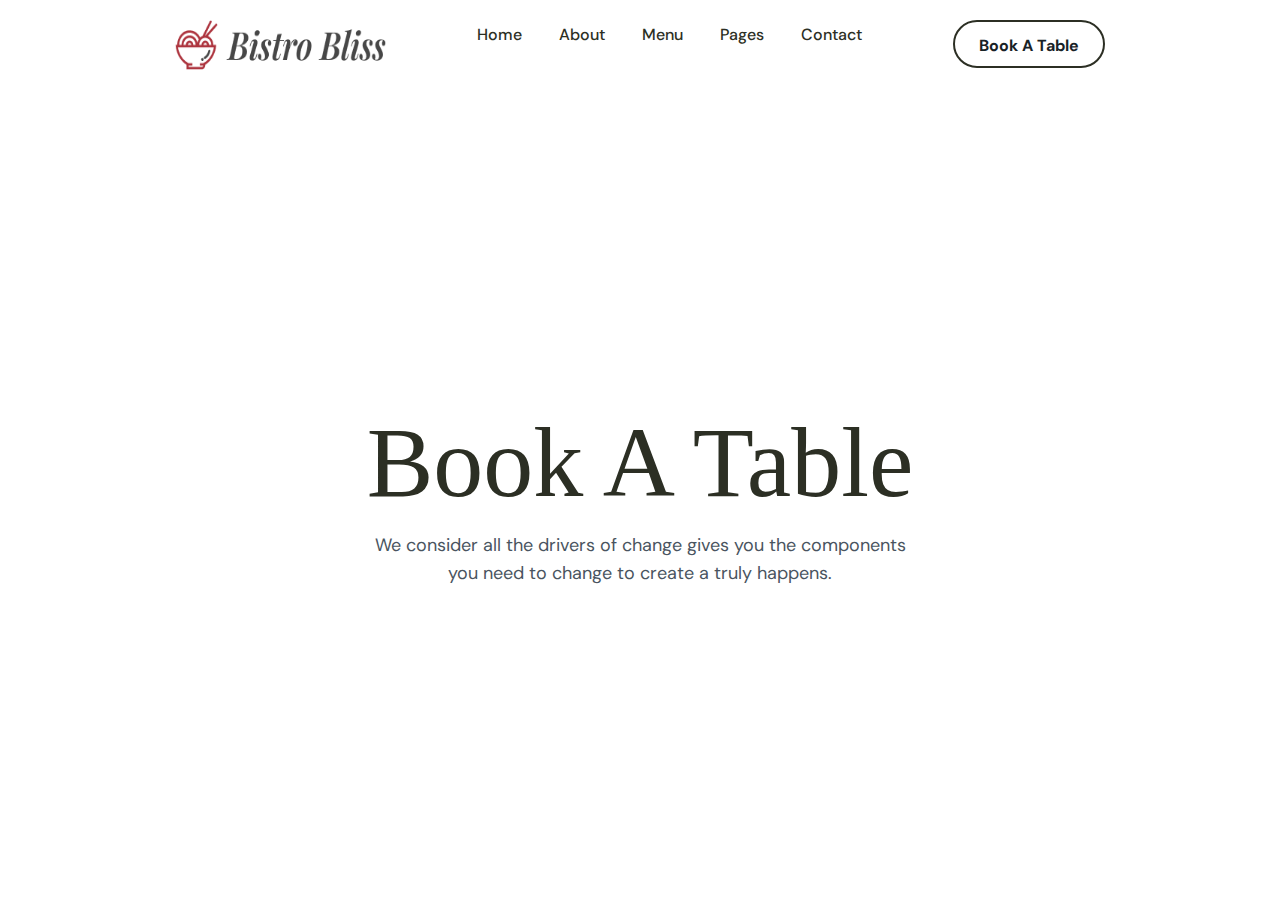
<file: book.html>
<!DOCTYPE html>
<html lang="en">
<head>
    <meta charset="UTF-8">
    <meta name="viewport" content="width=device-width, initial-scale=1.0">
    <title>Bistro Bliss</title>
    <link rel="icon" sizes="512x512" href="/img/favicon/android-chrome-512x512.png">
    <link rel="apple-touch-icon" sizes="180x180" href="img/favicon/apple-touch-icon.png">
    <link rel="icon" type="image/png" sizes="32x32" href="img/favicon/favicon-32x32.png">
    <link rel="icon" type="image/png" sizes="16x16" href="img/favicon/favicon-16x16.png">
    <link
        href="https://fonts.googleapis.com/css2?family=DM+Sans:opsz@9..40&family=Playfair+Display:ital,wght@0,500;1,400;1,600&display=swap"
        rel="stylesheet">
    <link rel="stylesheet" href="css/style.css">
    <link rel="stylesheet" href="css/media.css">
</head>
<body>
    <header>
        <div class="container">
            <div class="head menu_head flex">
                <a href="index.html" class="head_logo">
                    <img src="img/icons/Logo.png" alt="">
                </a>
                <nav>
                    <ul class="menu flex">
                        <li><a href="index.html">Home</a>
                            <a href="about.html">About</a>
                            <a href="menu.html">Menu</a>
                            <a href="pages.html">Pages</a>
                            <a href="contact.html">Contact</a>
                        </li>
                    </ul>
                </nav>
                <a href="book.html" class="btn">Book A Table</a>

            </div>
        </div>
    </header>
<section class="book">
    <div class="container">
        <h1 class="sec_tit menu_tit">Book A Table</h1>
        <h2 class="sec_desc menu_desc">We consider all the drivers of change gives you the components you need to change to create a truly happens.</h2>
    </div>
</section>
    
</body>
</html>
</file>
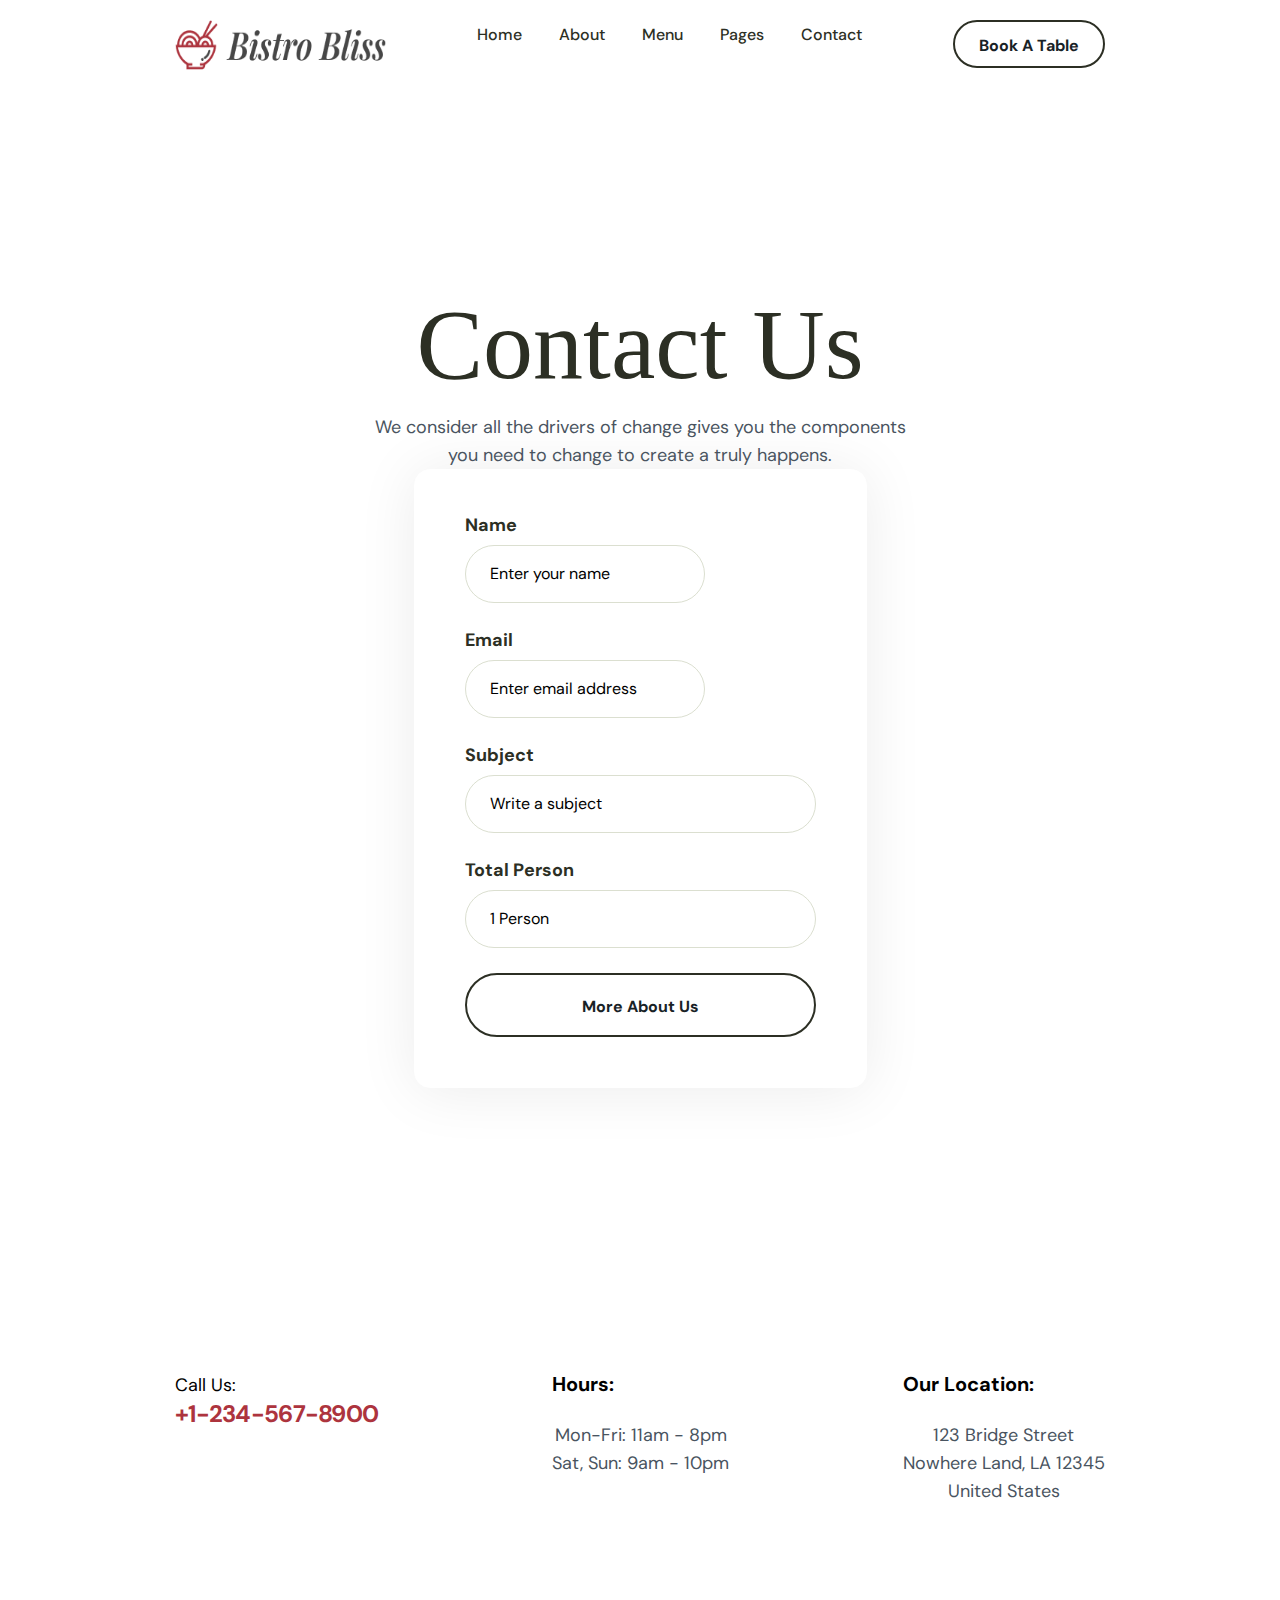
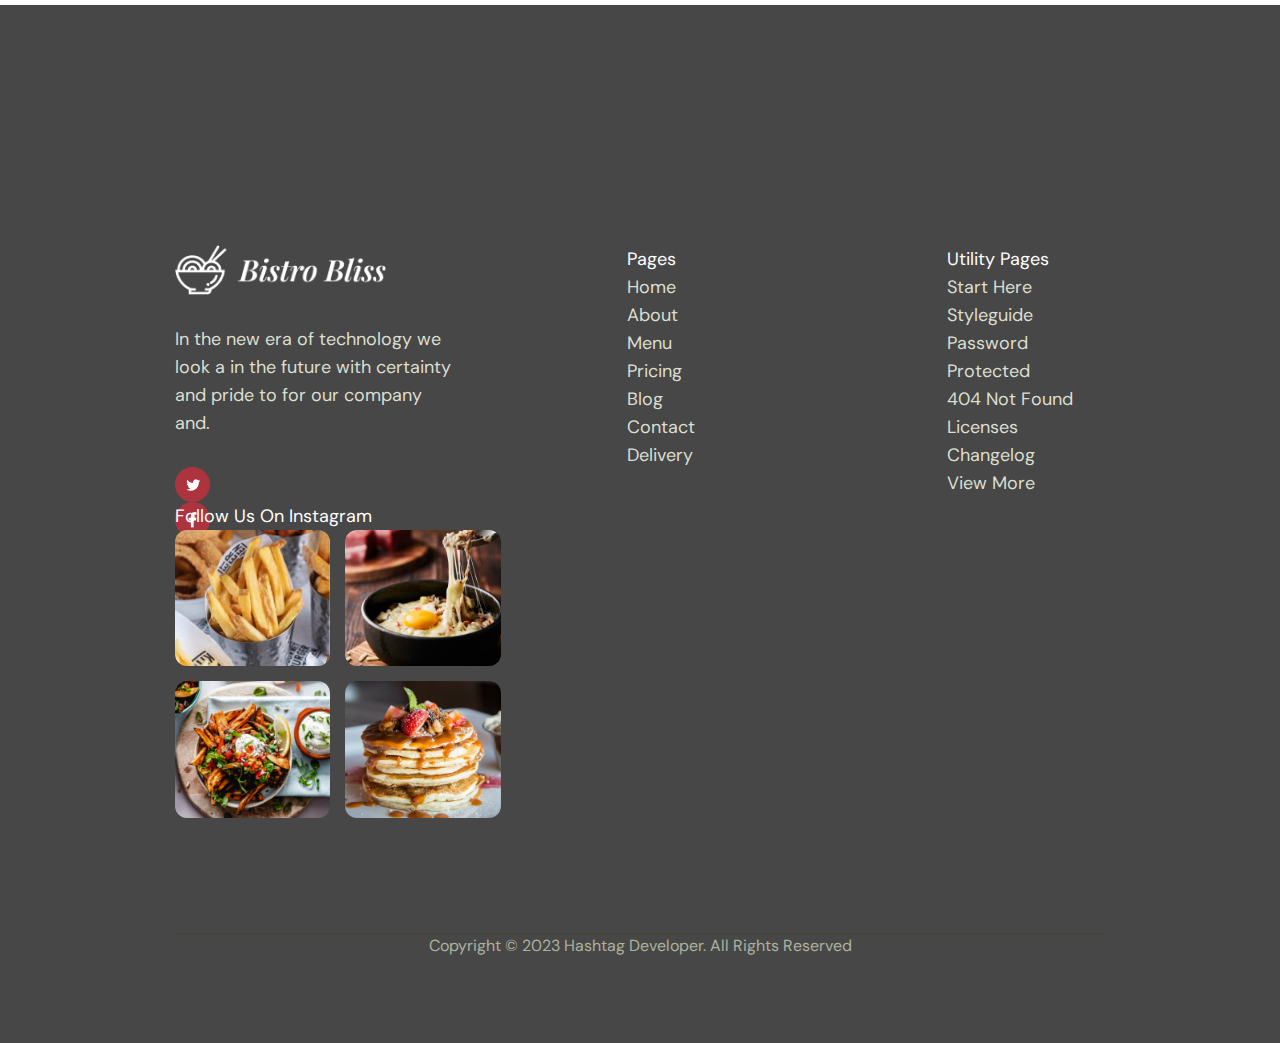
<file: contact.html>
<!DOCTYPE html>
<html lang="en">

<head>
    <meta charset="UTF-8">
    <meta name="viewport" content="width=device-width, initial-scale=1.0">
    <title>Bistro Bliss</title>
    <link rel="icon" sizes="512x512" href="/img/favicon/android-chrome-512x512.png">
    <link rel="apple-touch-icon" sizes="180x180" href="img/favicon/apple-touch-icon.png">
    <link rel="icon" type="image/png" sizes="32x32" href="img/favicon/favicon-32x32.png">
    <link rel="icon" type="image/png" sizes="16x16" href="img/favicon/favicon-16x16.png">
    <link
        href="https://fonts.googleapis.com/css2?family=DM+Sans:opsz@9..40&family=Playfair+Display:ital,wght@0,500;1,400;1,600&display=swap"
        rel="stylesheet">
    <link rel="stylesheet" href="css/style.css">
    <link rel="stylesheet" href="css/media.css">
</head>

<body>
    <header>
        <div class="container">
            <div class="head flex">
                <a href="index.html" class="head_logo">
                    <img src="img/icons/Logo.png" alt="">
                </a>
                <nav>
                    <ul class="menu flex">
                        <li><a href="index.html">Home</a>
                            <a href="about.html">About</a>
                            <a href="menu.html">Menu</a>
                            <a href="pages.html">Pages</a>
                            <a href="contact.html">Contact</a>
                        </li>
                    </ul>
                </nav>
                <a href="book.html" class="btn">Book A Table</a>

            </div>
        </div>
    </header>
    <section class="contact_us">
        <div class="container">
            <h1 class="sec_tit contact_tit">Contact Us</h1>
            <p class="sec_desc contact_desc">We consider all the drivers of change gives you the components you need to
                change to create a truly happens.</p>
            <div class="form">
                <form>
                    <div class="form_in flex">
                        <div class="form_input">
                            <span class="form_txt">Name</span>
                            <div class="form_input-in">
                                <input class="input" type="text" placeholder="Enter your name">
                            </div>
                        </div>
                        <div class="form_input">
                            <span class="form_txt">Email</span>
                            <div class="form_input-in">
                                <input class="input" type="text" placeholder="Enter email address">
                            </div>
                        </div>
                        <div class="form_input form_big">
                            <span class="form_txt">Subject</span>
                            <div class="form_input-in">
                                <input class="input" type="text" placeholder="Write a subject">
                            </div>
                        </div>
                        <div class="form_input form_big">
                            <span class="form_txt">Total Person</span>
                            <div class="form_input-in">
                                <input class="input" type="text" placeholder="1 Person">
                            </div>
                        </div>
                        <a href="#" class="btn btn__red provide__btn btn_input">More About Us</a>
                    </div>
                </form>
            </div>
        </div>
    </section>
    <section class="call">
        <div class="container">
            <div class="main_call flex">
                <div class="us">
                    <p class="sec_txt">Call Us:</p>
                    <p class="sec_txt call_txt">+1-234-567-8900</p>
                </div>
                <div class="hours">
                    <p class="sec_txt call_tit">Hours:</p>
                    <p class="sec_desc call_desc">Mon-Fri: 11am - 8pm </p>
                    <p class="sec_desc call_desc">Sat, Sun: 9am - 10pm</p>
                </div>
                <div class="location">
                    <p class="sec_txt call_tit">Our Location:</p>
                    <p class="sec_desc call_desc">123 Bridge Street</p>
                    <p class="sec_desc call_desc">Nowhere Land, LA 12345</p>
                    <p class="sec_desc call_desc">United States</p>
                </div>
            </div>
        </div>
    </section>
    <footer>
        <footer>
            <div class="container">
                <div class="footer_big flex">
                    <div class="footer_left">
                        <a href="index.html" class="footer_logo">
                            <div class="img_foot">
                                <img src="img/footer_logo_1.png" alt="">
                            </div>
                        </a>
                        <p class="footer_txt">In the new era of technology we look a in the future with certainty and
                            pride to for
                            our
                            company and.</p>
                        <div class="footer_icons flex">
                            <div class="footer_icon">
                                <a href="" class="footer_ic">
                                    <img src="./img/social_1.png" alt="">
                                </a>
                                <a href="" class="footer_ic">
                                    <img src="./img/social_2.png" alt="">
                                </a>
                                <a href="" class="footer_ic">
                                    <img src="./img/social_3.png" alt="">
                                </a>
                                <a href="" class="footer_ic">
                                    <img src="./img/social_4.png" alt="">
                                </a>
                            </div>
                        </div>
                    </div>
                    <div class="footer_nav">
                        <span class="footer_tit">Pages</span>
                        <ul class="footer_list">
                            <li><a href="">Home</a></li>
                            <li><a href="">About</a></li>
                            <li><a href="">Menu</a></li>
                            <li><a href="">Pricing</a></li>
                            <li><a href="">Blog</a></li>
                            <li><a href="">Contact</a></li>
                            <li><a href="">Delivery</a></li>
                        </ul>
                    </div>
                    <div class="footer_nav">
                        <span class="footer_tit">Utility Pages</span>
                        <ul class="footer_list">
                            <li><a href="">Start Here </a></li>
                            <li><a href="">Styleguide </a></li>
                            <li><a href="">Password Protected
                                </a></li>
                            <li><a href=""> 404 Not Found
                                </a></li>
                            <li><a href="">Licenses </a></li>
                            <li><a href=""> Changelog</a></li>
                            <li><a href="">View More
                                </a></li>
                        </ul>
                    </div>
                    <div class="footer_right">
                        <span class="footer_tit">Follow Us On Instagram</span>
                        <div class="footer_imges flex">
                            <div class="footer_img">
                                <img src="img/footer-1.jpg" alt="">
                            </div>
                            <div class="footer_img">
                                <img src="img/footer-2.jpg" alt="">
                            </div>
                            <div class="footer_img">
                                <img src="img/footer-3.jpg" alt="">
                            </div>
                            <div class="footer_img">
                                <img src="img/footer-4.jpg" alt="">
                            </div>
                        </div>
                    </div>
                </div>
                <p class="footer_copy">Copyright © 2023 Hashtag Developer. All Rights Reserved</p>
            </div>
        </footer>
    </footer>
</body>

</html>
</file>
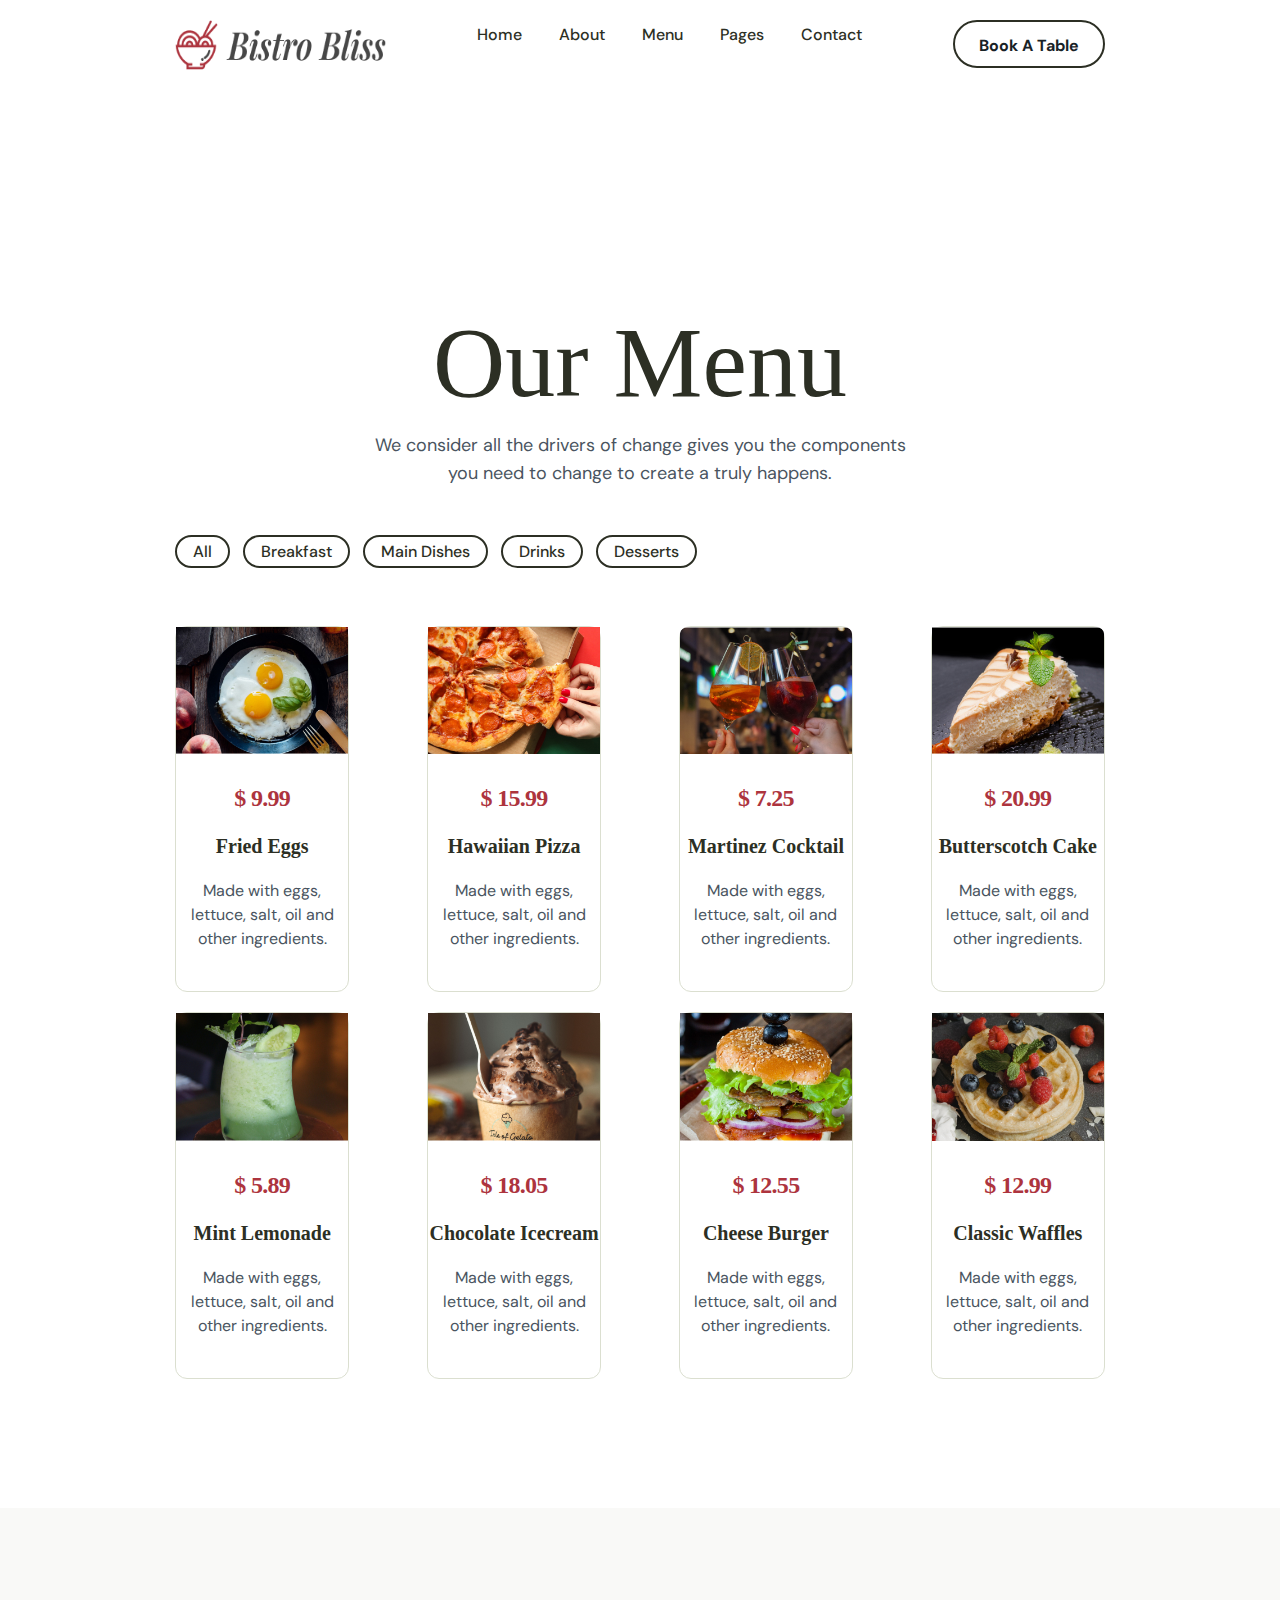
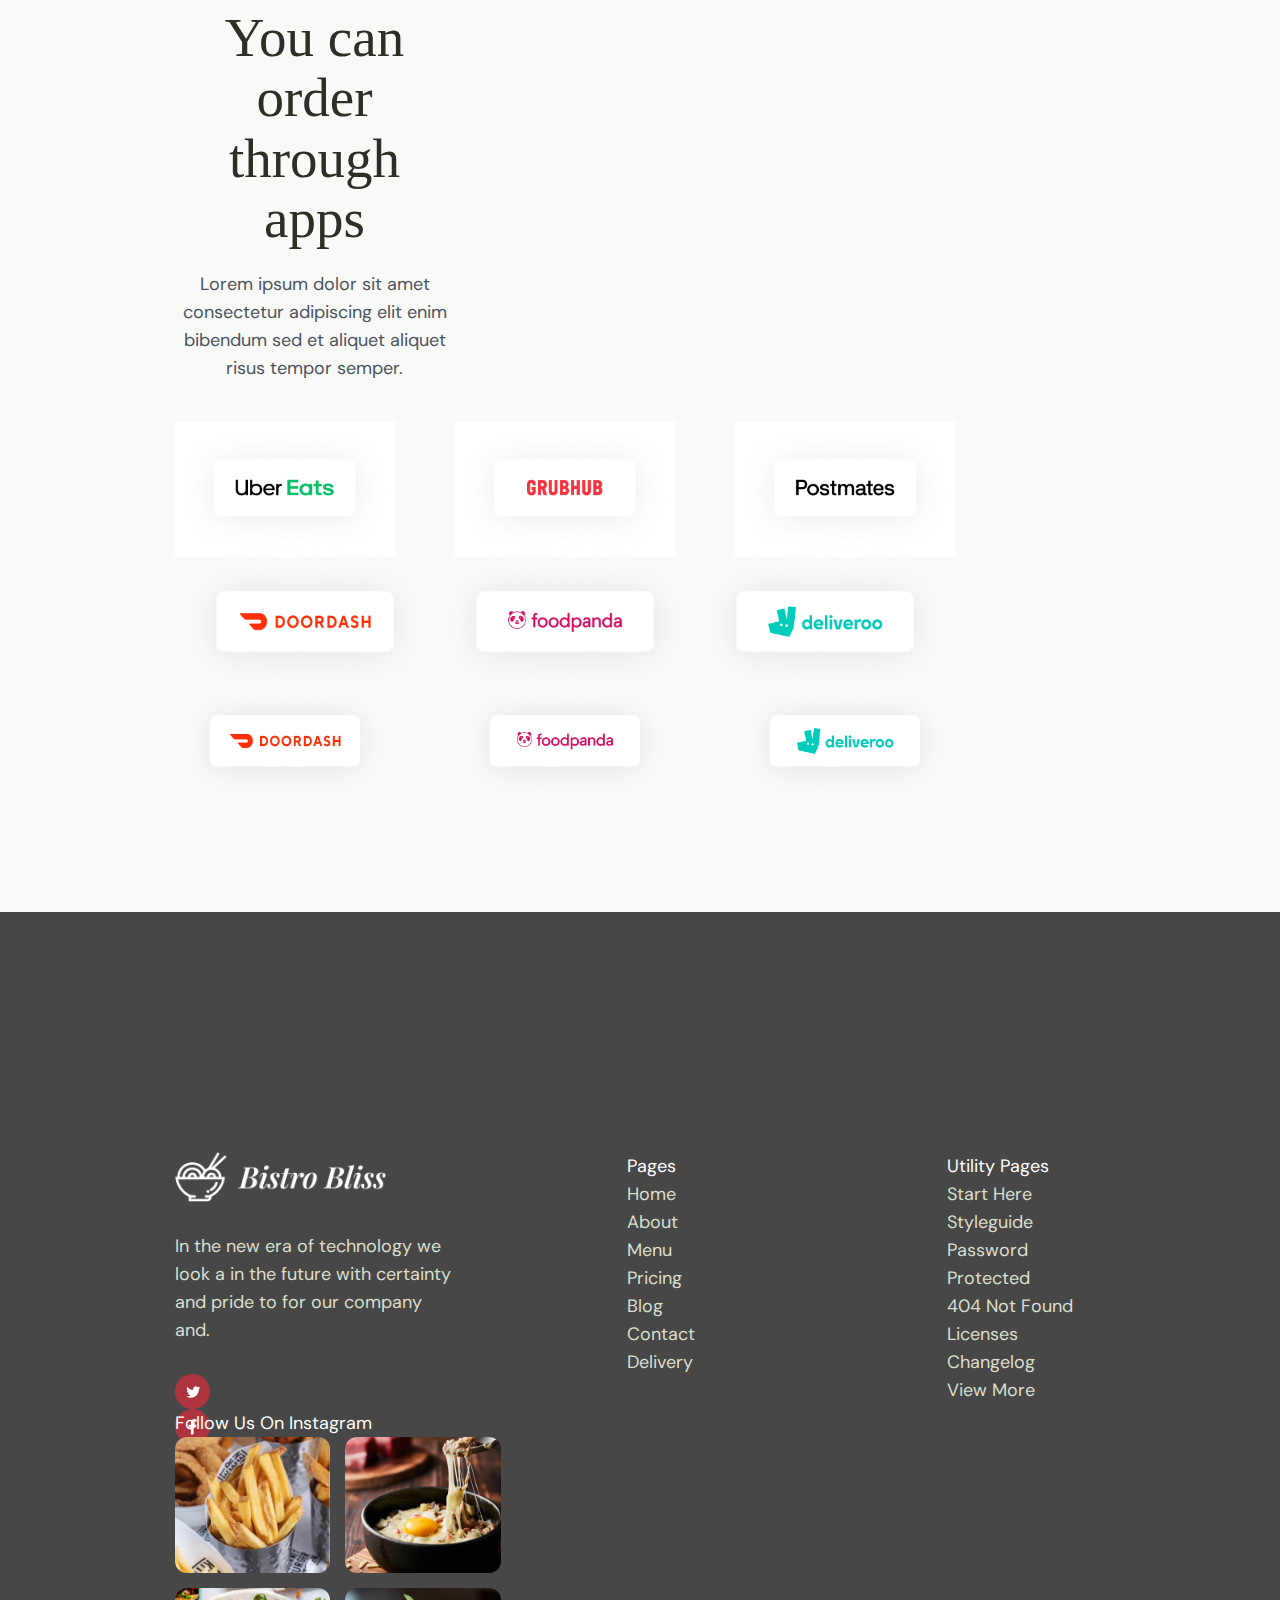
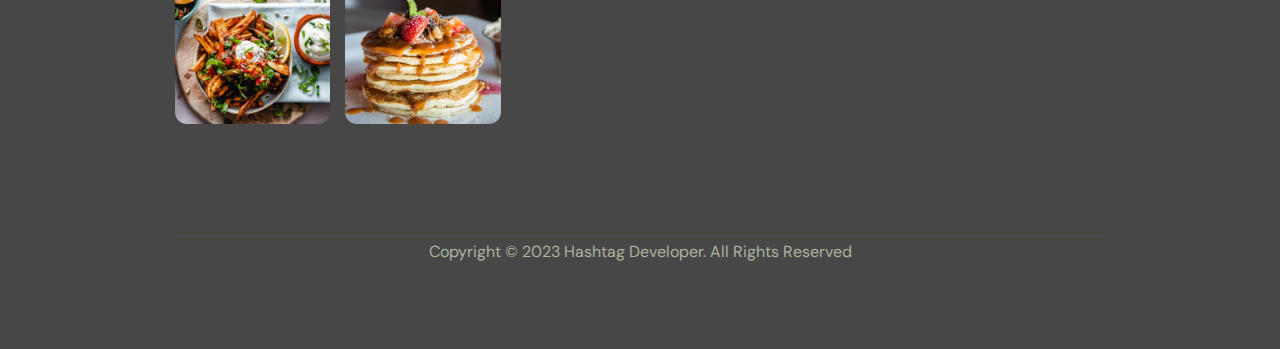
<file: menu.html>
<!DOCTYPE html>
<html lang="en">

<head>
    <meta charset="UTF-8">
    <meta name="viewport" content="width=device-width, initial-scale=1.0">
    <title>Bistro Bliss</title>
    <link rel="icon" sizes="512x512" href="/img/favicon/android-chrome-512x512.png">
    <link rel="apple-touch-icon" sizes="180x180" href="img/favicon/apple-touch-icon.png">
    <link rel="icon" type="image/png" sizes="32x32" href="img/favicon/favicon-32x32.png">
    <link rel="icon" type="image/png" sizes="16x16" href="img/favicon/favicon-16x16.png">
    <link
        href="https://fonts.googleapis.com/css2?family=DM+Sans:opsz@9..40&family=Playfair+Display:ital,wght@0,500;1,400;1,600&display=swap"
        rel="stylesheet">
    <link rel="stylesheet" href="css/style.css">
    <link rel="stylesheet" href="css/media.css">
</head>

<body>
    <header>
        <div class="container">
            <div class="head menu_head flex">
                <a href="index.html" class="head_logo">
                    <img src="img/icons/Logo.png" alt="">
                </a>
                <nav>
                    <ul class="menu flex">
                        <li><a href="index.html">Home</a>
                            <a href="about.html">About</a>
                            <a href="menu.html">Menu</a>
                            <a href="pages.html">Pages</a>
                            <a href="contact.html">Contact</a>
                        </li>
                    </ul>
                </nav>
                <a href="book.html" class="btn">Book A Table</a>

            </div>
        </div>
    </header>
    <div class="menu">
        <div class="container">
            <h1 class="sec_tit menu_tit">Our Menu</h1>
            <h2 class="sec_desc menu_desc">We consider all the drivers of change gives you the components you need to
                change to create a truly happens.</h2>
            <div class="menu_buttons">
                <a href="#" class="btn btn__red menu__btn">All</a>
                <a href="#" class="btn btn__red menu__btn">Breakfast</a>
                <a href="#" class="btn btn__red menu__btn">Main Dishes</a>
                <a href="#" class="btn btn__red menu__btn">Drinks</a>
                <a href="#" class="btn btn__red menu__btn">Desserts</a>
            </div>
            <div class="menu_cards flex">
                <div class="menu_card">
                    <div class="menu_img">
                        <img src="/img/menu_img.jpg" alt="">
                    </div>
                    <h4 class="sec_tit menu_c_tit_red">$ 9.99</h4>
                    <h4 class="sec_tit menu_c_tit">Fried Eggs</h4>
                    <p class="sec_desc menu_c_desc">Made with eggs, lettuce, salt, oil and other ingredients.</p>
                </div>
                <div class="menu_card">
                    <div class="menu_img">
                        <img src="/img/menu_img_2.jpg" alt="">
                    </div>
                    <h4 class="sec_tit menu_c_tit_red">$ 15.99</h4>
                    <h4 class="sec_tit menu_c_tit">Hawaiian Pizza</h4>
                    <p class="sec_desc menu_c_desc">Made with eggs, lettuce, salt, oil and other ingredients.</p>
                </div>
                <div class="menu_card">
                    <div class="menu_img">
                        <img src="/img/menu_img_3.jpg" alt="">
                    </div>
                    <h4 class="sec_tit menu_c_tit_red">$ 7.25</h4>
                    <h4 class="sec_tit menu_c_tit">Martinez Cocktail</h4>
                    <p class="sec_desc menu_c_desc">Made with eggs, lettuce, salt, oil and other ingredients.</p>
                </div>
                <div class="menu_card">
                    <div class="menu_img">
                        <img src="/img/menu_img_4.jpg" alt="">
                    </div>
                    <h4 class="sec_tit menu_c_tit_red">$ 20.99</h4>
                    <h4 class="sec_tit menu_c_tit">Butterscotch Cake</h4>
                    <p class="sec_desc menu_c_desc">Made with eggs, lettuce, salt, oil and other ingredients.</p>
                </div>
            </div>
            <div class="menu_cards flex">
                <div class="menu_card">
                    <div class="menu_img">
                        <img src="/img/menu_img_2_1.jpg" alt="">
                    </div>
                    <h4 class="sec_tit menu_c_tit_red">$ 5.89</h4>
                    <h4 class="sec_tit menu_c_tit">Mint Lemonade</h4>
                    <p class="sec_desc menu_c_desc">Made with eggs, lettuce, salt, oil and other ingredients.</p>
                </div>
                <div class="menu_card">
                    <div class="menu_img">
                        <img src="/img/menu_img_2_2.jpg" alt="">
                    </div>
                    <h4 class="sec_tit menu_c_tit_red">$ 18.05</h4>
                    <h4 class="sec_tit menu_c_tit">Chocolate Icecream</h4>
                    <p class="sec_desc menu_c_desc">Made with eggs, lettuce, salt, oil and other ingredients.</p>
                </div>
                <div class="menu_card">
                    <div class="menu_img">
                        <img src="/img/menu_img_2_3.jpg" alt="">
                    </div>
                    <h4 class="sec_tit menu_c_tit_red">$ 12.55</h4>
                    <h4 class="sec_tit menu_c_tit">Cheese Burger</h4>
                    <p class="sec_desc menu_c_desc">Made with eggs, lettuce, salt, oil and other ingredients.</p>
                </div>
                <div class="menu_card">
                    <div class="menu_img">
                        <img src="/img/menu_img_2_4.jpg" alt="">
                    </div>
                    <h4 class="sec_tit menu_c_tit_red">$ 12.99</h4>
                    <h4 class="sec_tit menu_c_tit">Classic Waffles</h4>
                    <p class="sec_desc menu_c_desc">Made with eggs, lettuce, salt, oil and other ingredients.</p>
                </div>
            </div>
        </div>
    </div>
    <section class="order">
        <div class="container">
            <div class="order_main flex">
                <div class="order_left">
                    <h2 class="sec_tit order_tit">You can order through apps</h2>
                    <p class="sec_desc">Lorem ipsum dolor sit amet consectetur adipiscing elit enim bibendum sed et
                        aliquet
                        aliquet risus tempor semper.</p>
                </div>
                <div class="order_right">
                    <div class="ord_r_1 flex">
                        <div class="ord_img">
                            <img src="/img/ord_img_1.png" alt="">
                        </div>
                        <div class="ord_img">
                            <img src="/img/ord_img_2.jpg" alt="">
                        </div>
                        <div class="ord_img">
                            <img src="/img/ord_img_3.jpg" alt="">
                        </div>
                    </div>
                    <div class="ord_r_1 ord_r_2 flex">
                        <div class="ord_img ord_img_big">
                            <img src="/img/ord_i_2_1.png" alt="">
                        </div>
                        <div class="ord_img ord_img_big">
                            <img src="/img/ord_i_2_2.png" alt="">
                        </div>
                        <div class="ord_img ord_img_big">
                            <img src="/img/ord_i_2_3.png" alt="">
                        </div>
                        </div>
                        <div class="ord_r_1 flex">
                            <div class="ord_img">
                                <img src="/img/ord_i_2_1.png" alt="">
                            </div>
                            <div class="ord_img">
                                <img src="/img/ord_i_2_2.png" alt="">
                            </div>
                            <div class="ord_img">
                                <img src="/img/ord_i_2_3.png" alt="">
                            </div>
                            </div>
                    </div>
                </div>
    </section>
    <footer>
        <footer>
            <div class="container">
                <div class="footer_big flex">
                    <div class="footer_left">
                        <a href="index.html" class="footer_logo">
                            <div class="img_foot">
                                <img src="img/footer_logo_1.png" alt="">
                            </div>
                        </a>
                        <p class="footer_txt">In the new era of technology we look a in the future with certainty and
                            pride to for
                            our
                            company and.</p>
                        <div class="footer_icons flex">
                            <div class="footer_icon">
                                <a href="" class="footer_ic">
                                    <img src="./img/social_1.png" alt="">
                                </a>
                                <a href="" class="footer_ic">
                                    <img src="./img/social_2.png" alt="">
                                </a>
                                <a href="" class="footer_ic">
                                    <img src="./img/social_3.png" alt="">
                                </a>
                                <a href="" class="footer_ic">
                                    <img src="./img/social_4.png" alt="">
                                </a>
                            </div>
                        </div>
                    </div>
                    <div class="footer_nav">
                        <span class="footer_tit">Pages</span>
                        <ul class="footer_list">
                            <li><a href="">Home</a></li>
                            <li><a href="">About</a></li>
                            <li><a href="">Menu</a></li>
                            <li><a href="">Pricing</a></li>
                            <li><a href="">Blog</a></li>
                            <li><a href="">Contact</a></li>
                            <li><a href="">Delivery</a></li>
                        </ul>
                    </div>
                    <div class="footer_nav">
                        <span class="footer_tit">Utility Pages</span>
                        <ul class="footer_list">
                            <li><a href="">Start Here </a></li>
                            <li><a href="">Styleguide </a></li>
                            <li><a href="">Password Protected
                                </a></li>
                            <li><a href=""> 404 Not Found
                                </a></li>
                            <li><a href="">Licenses </a></li>
                            <li><a href=""> Changelog</a></li>
                            <li><a href="">View More
                                </a></li>
                        </ul>
                    </div>
                    <div class="footer_right">
                        <span class="footer_tit">Follow Us On Instagram</span>
                        <div class="footer_imges flex">
                            <div class="footer_img">
                                <img src="img/footer-1.jpg" alt="">
                            </div>
                            <div class="footer_img">
                                <img src="img/footer-2.jpg" alt="">
                            </div>
                            <div class="footer_img">
                                <img src="img/footer-3.jpg" alt="">
                            </div>
                            <div class="footer_img">
                                <img src="img/footer-4.jpg" alt="">
                            </div>
                        </div>
                    </div>
                </div>
                <p class="footer_copy">Copyright © 2023 Hashtag Developer. All Rights Reserved</p>
            </div>
        </footer>
    </footer>
</body>

</html>
</file>
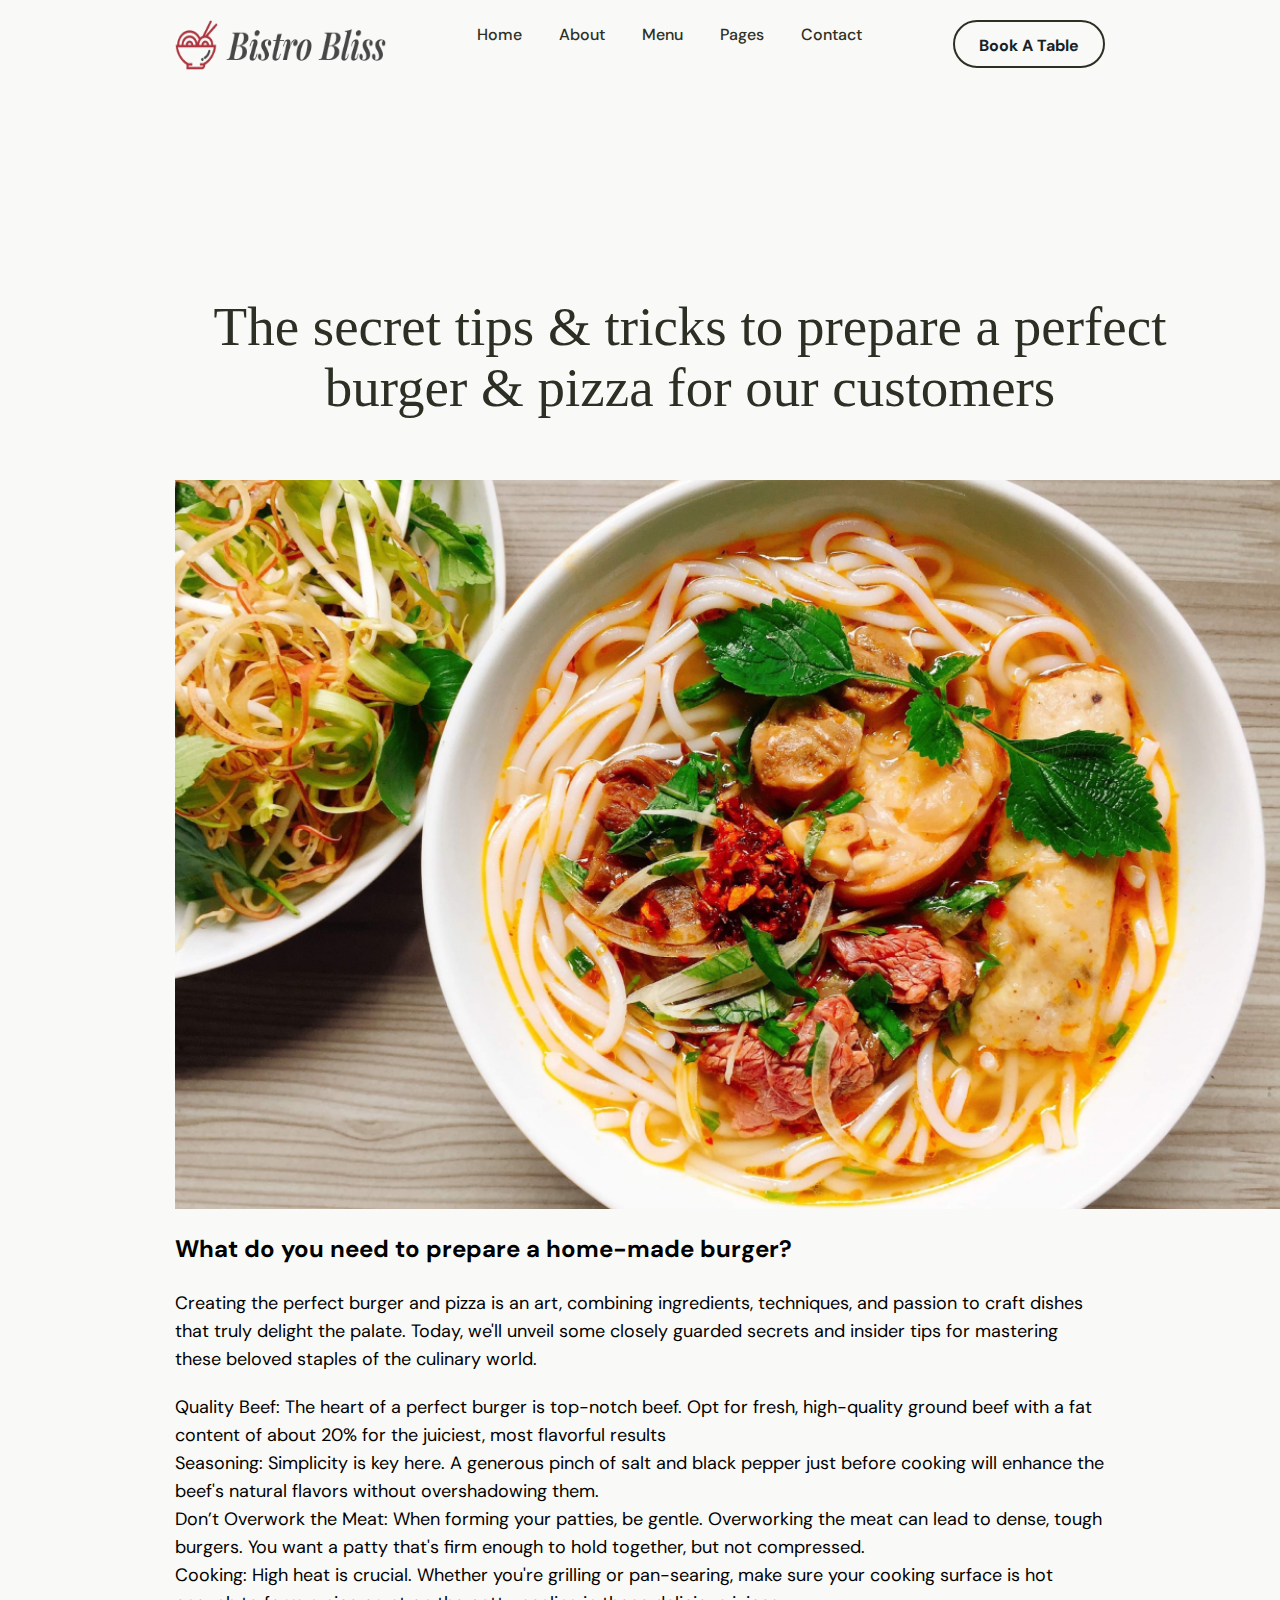
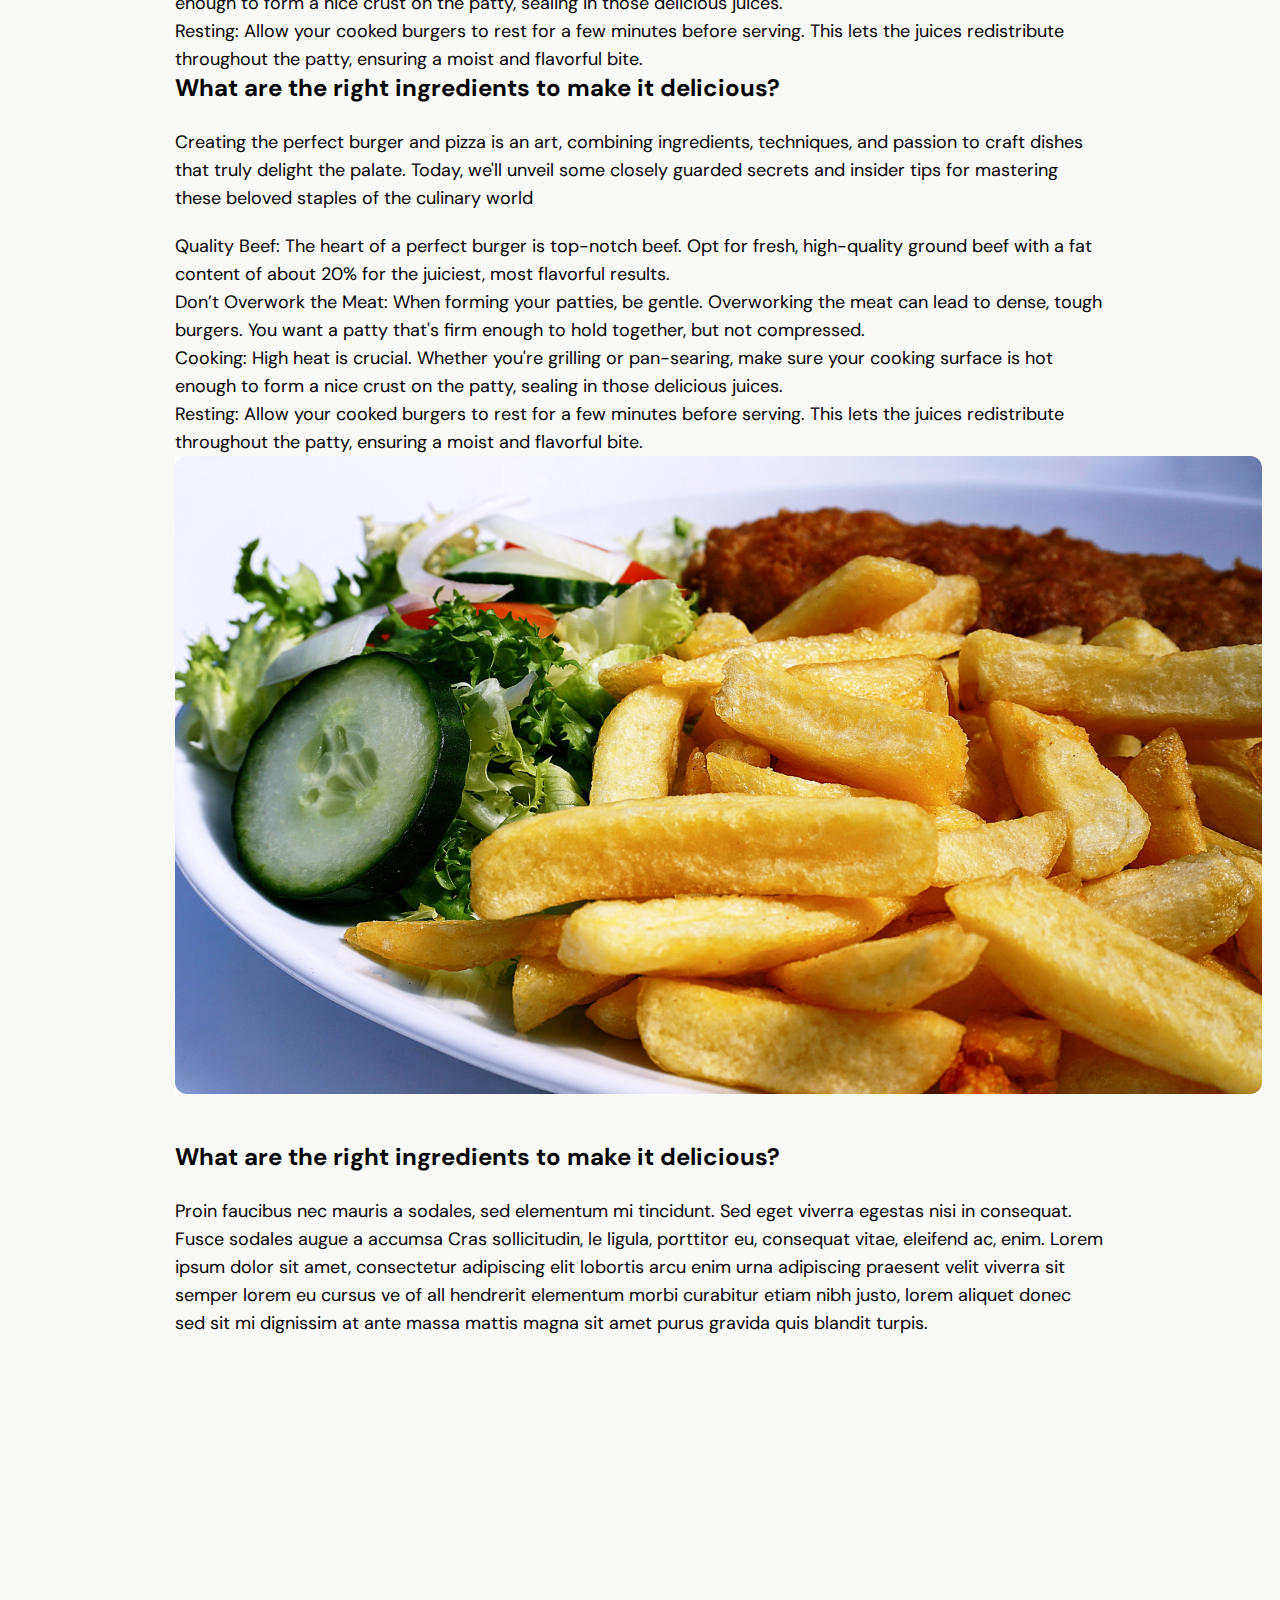
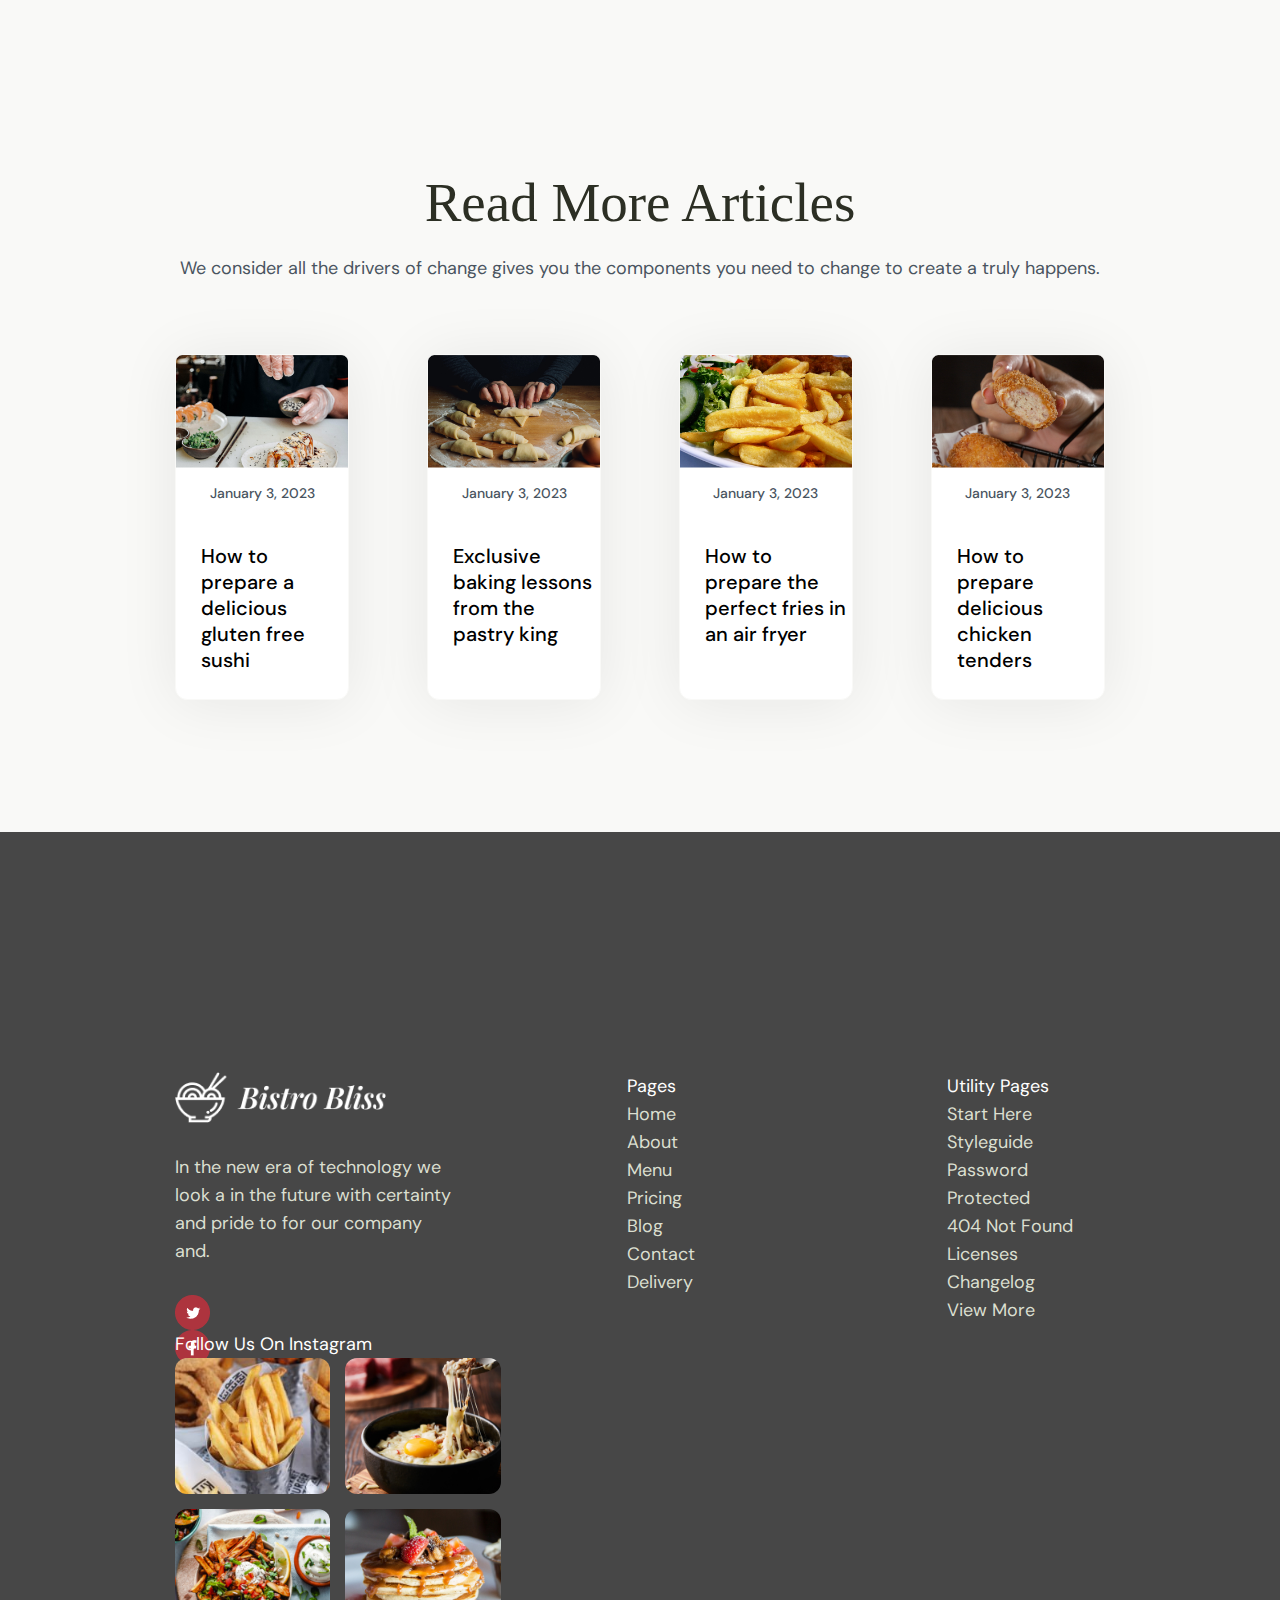
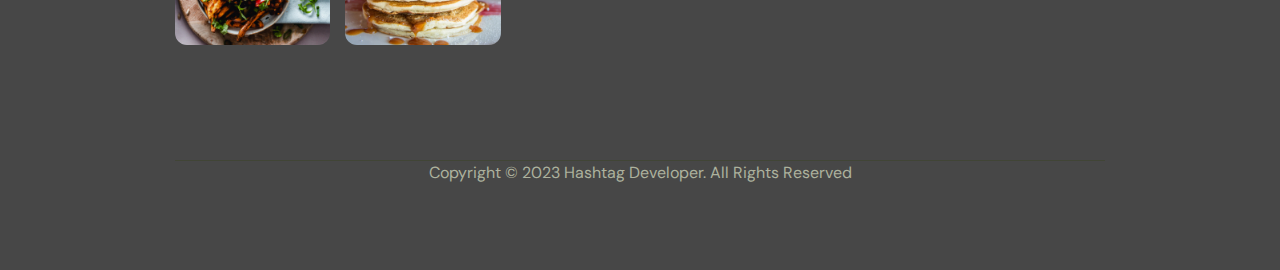
<file: page_desc.html>
<!DOCTYPE html>
<html lang="en">

<head>
    <meta charset="UTF-8">
    <meta name="viewport" content="width=device-width, initial-scale=1.0">
    <title>Bistro Bliss</title>
    <link rel="icon" sizes="512x512" href="/img/favicon/android-chrome-512x512.png">
    <link rel="apple-touch-icon" sizes="180x180" href="img/favicon/apple-touch-icon.png">
    <link rel="icon" type="image/png" sizes="32x32" href="img/favicon/favicon-32x32.png">
    <link rel="icon" type="image/png" sizes="16x16" href="img/favicon/favicon-16x16.png">
    <link
        href="https://fonts.googleapis.com/css2?family=DM+Sans:opsz@9..40&family=Playfair+Display:ital,wght@0,500;1,400;1,600&display=swap"
        rel="stylesheet">
    <link rel="stylesheet" href="css/style.css">
    <link rel="stylesheet" href="css/media.css">
</head>

<body class="gray">
    <header>
        <div class="container">
            <div class="head flex">
                <a href="index.html" class="head_logo">
                    <img src="img/icons/Logo.png" alt="">
                </a>
                <nav>
                    <ul class="menu flex">
                        <li><a href="index.html">Home</a>
                            <a href="about.html">About</a>
                            <a href="menu.html">Menu</a>
                            <a href="pages.html">Pages</a>
                            <a href="contact.html">Contact</a>
                        </li>
                    </ul>
                </nav>
                <a href="book.html" class="btn">Book A Table</a>
            </div>
        </div>
    </header>
    <section class="secret">
        <div class="container">
            <h1 class="sec_tit secret_logo">The secret tips & tricks to prepare a perfect burger & pizza for our
                customers</h1>
            <div class="main_secret">
                <div class="secret_img">
                    <img src="/img/secret_img.jpg" alt="">
                </div>
                <p class="secret_tit">What do you need to prepare a home-made burger?</p>

                <p class="create">Creating the perfect burger and pizza is an art, combining ingredients, techniques,
                    and
                    passion to craft dishes that truly delight the palate. Today, we'll unveil some closely guarded
                    secrets
                    and insider tips for mastering these beloved staples of the culinary world.</p>
                <div class="creating">
                    <ul class="quility">
                        <li>Quality Beef: The heart of a perfect burger is top-notch beef. Opt for fresh, high-quality
                            ground beef with a fat content of about 20% for the juiciest, most flavorful results</li>
                        <li>Seasoning: Simplicity is key here. A generous pinch of salt and black pepper just before
                            cooking
                            will enhance the beef's natural flavors without overshadowing them.</li>
                        <li>Don’t Overwork the Meat: When forming your patties, be gentle. Overworking the meat can lead
                            to
                            dense, tough burgers. You want a patty that's firm enough to hold together, but not
                            compressed.
                        </li>
                        <li>Cooking: High heat is crucial. Whether you're grilling or pan-searing, make sure your
                            cooking
                            surface is hot enough to form a nice crust on the patty, sealing in those delicious juices.
                        </li>
                        <li>Resting: Allow your cooked burgers to rest for a few minutes before serving. This lets the
                            juices redistribute throughout the patty, ensuring a moist and flavorful bite.</li>
                    </ul>
                </div>
                <p class="secret_tit">What are the right ingredients to make it delicious?</p>

                <p class="create">Creating the perfect burger and pizza is an art, combining ingredients, techniques,
                    and passion to craft dishes that truly delight the palate. Today, we'll unveil some closely guarded
                    secrets and insider tips for mastering these beloved staples of the culinary world</p>
                <div class="creating">
                    <ul class="quility">
                        <li>Quality Beef: The heart of a perfect burger is top-notch beef. Opt for fresh, high-quality
                            ground beef with a fat content of about 20% for the juiciest, most flavorful results.</li>
                        <li></li>
                        <li>Don’t Overwork the Meat: When forming your patties, be gentle. Overworking the meat can lead
                            to
                            dense, tough burgers. You want a patty that's firm enough to hold together, but not
                            compressed.
                        </li>
                        <li>Cooking: High heat is crucial. Whether you're grilling or pan-searing, make sure your
                            cooking
                            surface is hot enough to form a nice crust on the patty, sealing in those delicious juices.
                        </li>
                        <li>Resting: Allow your cooked burgers to rest for a few minutes before serving. This lets the
                            juices redistribute throughout the patty, ensuring a moist and flavorful bite.</li>
                    </ul>
                </div>
                <div class="frize">
                    <div class="fri_img">
                        <img src="/img/secret_img_2.jpg" alt="">
                    </div>
                    <div class="secret_tit">
                        What are the right ingredients to make it delicious?
                    </div>
                    <p class="sec_txt">Proin faucibus nec mauris a sodales, sed elementum mi tincidunt. Sed eget viverra
                        egestas nisi in consequat. Fusce sodales augue a accumsa Cras sollicitudin, le ligula, porttitor
                        eu, consequat vitae, eleifend ac, enim. Lorem ipsum dolor sit amet, consectetur adipiscing elit
                        lobortis arcu enim urna adipiscing praesent velit viverra sit semper lorem eu cursus ve of all
                        hendrerit elementum morbi curabitur etiam nibh justo, lorem aliquet donec sed sit mi dignissim
                        at ante massa mattis magna sit amet purus gravida quis blandit turpis.</p>
                </div>
            </div>
        </div>
    </section>
    <section class="more">
        <div class="container">
            <div class="sec_tit more_tit">Read More Articles</div>
            <div class="sec_desc more_desc">We consider all the drivers of change gives you the components you need to
                change to create a truly happens.</div>
                <div class="pages flex">
                    <div class="page">
                        <div class="page_img">
                            <img src="/img/page_img_1.jpg" alt="">
                        </div>
                        <p class="sec_desc page_desc">January 3, 2023</p>
                        <h3 class="sec_txt page_txt">How to prepare a delicious gluten free sushi</h3>
                    </div>
                    <div class="page">
                        <div class="page_img">
                            <img src="/img/page_img_2.jpg" alt="">
                        </div>
                        <p class="sec_desc page_desc">January 3, 2023</p>
                        <h3 class="sec_txt page_txt">Exclusive baking lessons from the pastry king</h3>
                    </div>
                    <div class="page">
                        <div class="page_img">
                            <img src="/img/page_img_3.jpg" alt="">
                        </div>
                        <p class="sec_desc page_desc">January 3, 2023</p>
                        <h3 class="sec_txt page_txt">How to prepare the perfect fries in an air fryer</h3>
                    </div>
                    <div class="page">
                        <div class="page_img">
                            <img src="/img/page_img_4.jpg" alt="">
                        </div>
                        <p class="sec_desc page_desc">January 3, 2023</p>
                        <h3 class="sec_txt page_txt">How to prepare delicious chicken tenders</h3>
                    </div>
                </div>

        </div>
    </section>
    <footer>
        <footer>
            <div class="container">
                <div class="footer_big flex">
                    <div class="footer_left">
                        <a href="index.html" class="footer_logo">
                            <div class="img_foot">
                                <img src="img/footer_logo_1.png" alt="">
                            </div>
                        </a>
                        <p class="footer_txt">In the new era of technology we look a in the future with certainty and
                            pride to for
                            our
                            company and.</p>
                        <div class="footer_icons flex">
                            <div class="footer_icon">
                                <a href="" class="footer_ic">
                                    <img src="./img/social_1.png" alt="">
                                </a>
                                <a href="" class="footer_ic">
                                    <img src="./img/social_2.png" alt="">
                                </a>
                                <a href="" class="footer_ic">
                                    <img src="./img/social_3.png" alt="">
                                </a>
                                <a href="" class="footer_ic">
                                    <img src="./img/social_4.png" alt="">
                                </a>
                            </div>
                        </div>
                    </div>
                    <div class="footer_nav">
                        <span class="footer_tit">Pages</span>
                        <ul class="footer_list">
                            <li><a href="">Home</a></li>
                            <li><a href="">About</a></li>
                            <li><a href="">Menu</a></li>
                            <li><a href="">Pricing</a></li>
                            <li><a href="">Blog</a></li>
                            <li><a href="">Contact</a></li>
                            <li><a href="">Delivery</a></li>
                        </ul>
                    </div>
                    <div class="footer_nav">
                        <span class="footer_tit">Utility Pages</span>
                        <ul class="footer_list">
                            <li><a href="">Start Here </a></li>
                            <li><a href="">Styleguide </a></li>
                            <li><a href="">Password Protected
                                </a></li>
                            <li><a href=""> 404 Not Found
                                </a></li>
                            <li><a href="">Licenses </a></li>
                            <li><a href=""> Changelog</a></li>
                            <li><a href="">View More
                                </a></li>
                        </ul>
                    </div>
                    <div class="footer_right">
                        <span class="footer_tit">Follow Us On Instagram</span>
                        <div class="footer_imges flex">
                            <div class="footer_img">
                                <img src="img/footer-1.jpg" alt="">
                            </div>
                            <div class="footer_img">
                                <img src="img/footer-2.jpg" alt="">
                            </div>
                            <div class="footer_img">
                                <img src="img/footer-3.jpg" alt="">
                            </div>
                            <div class="footer_img">
                                <img src="img/footer-4.jpg" alt="">
                            </div>
                        </div>
                    </div>
                </div>
                <p class="footer_copy">Copyright © 2023 Hashtag Developer. All Rights Reserved</p>
            </div>
        </footer>
    </footer>
    
</body>

</html>
</file>
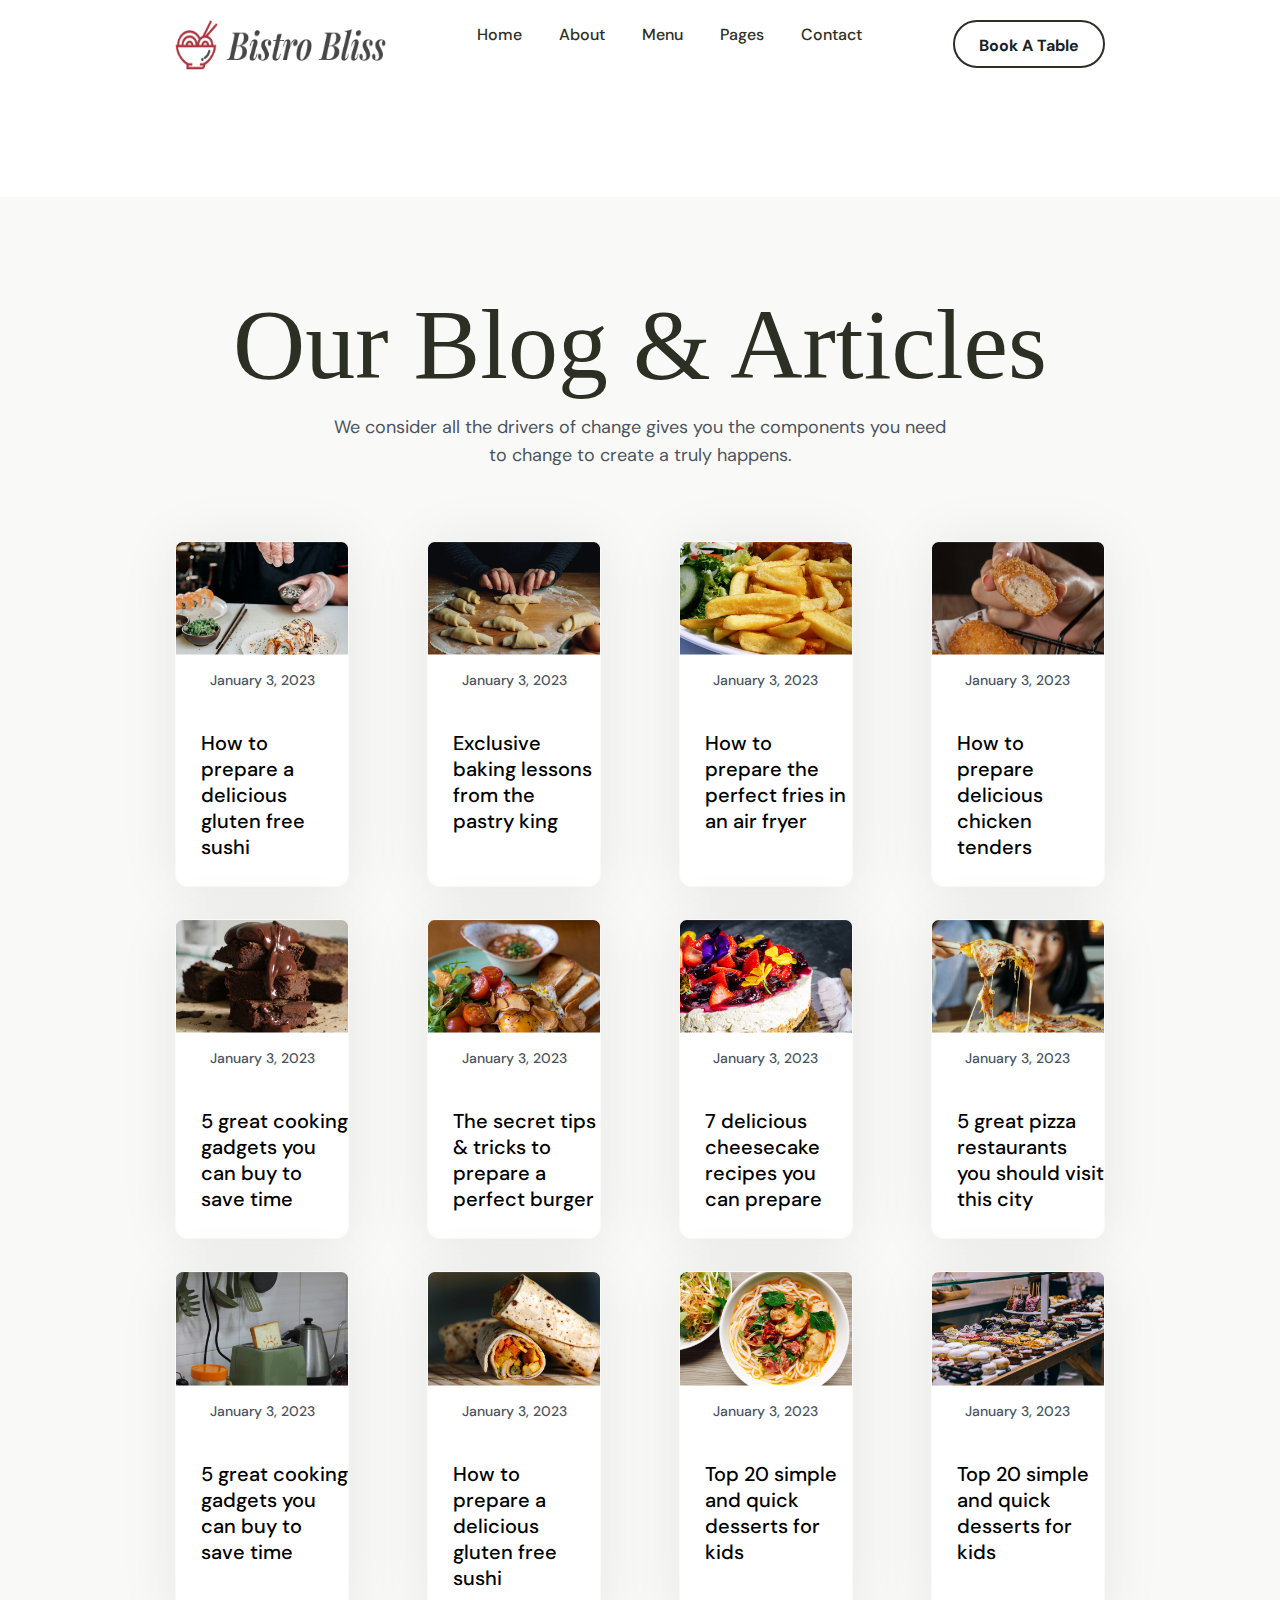
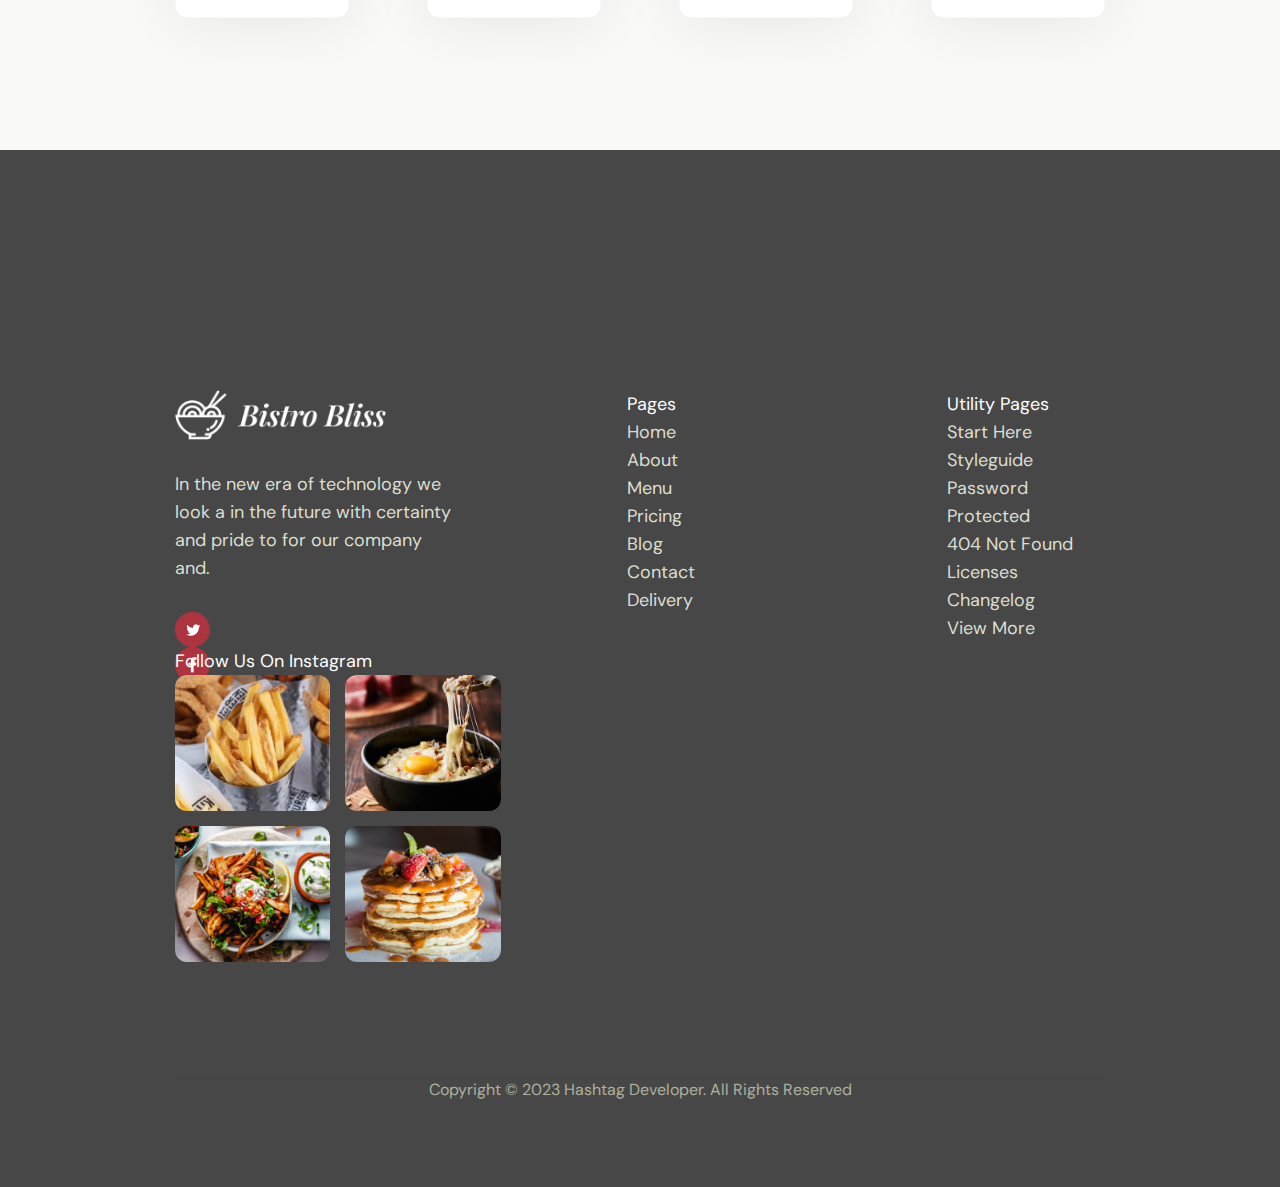
<file: pages.html>
<!DOCTYPE html>
<html lang="en">

<head>
    <meta charset="UTF-8">
    <meta name="viewport" content="width=device-width, initial-scale=1.0">
    <title>Bistro Bliss</title>
    <link rel="icon" sizes="512x512" href="/img/favicon/android-chrome-512x512.png">
    <link rel="apple-touch-icon" sizes="180x180" href="img/favicon/apple-touch-icon.png">
    <link rel="icon" type="image/png" sizes="32x32" href="img/favicon/favicon-32x32.png">
    <link rel="icon" type="image/png" sizes="16x16" href="img/favicon/favicon-16x16.png">
    <link
        href="https://fonts.googleapis.com/css2?family=DM+Sans:opsz@9..40&family=Playfair+Display:ital,wght@0,500;1,400;1,600&display=swap"
        rel="stylesheet">
    <link rel="stylesheet" href="css/style.css">
    <link rel="stylesheet" href="css/media.css">
</head>

<body>
    <header>
        <div class="container">
            <div class="head flex">
                <a href="index.html" class="head_logo">
                    <img src="img/icons/Logo.png" alt="">
                </a>
                <nav>
                    <ul class="menu flex">
                        <li><a href="index.html">Home</a>
                            <a href="about.html">About</a>
                            <a href="menu.html">Menu</a>
                            <a href="pages.html">Pages</a>
                            <a href="contact.html">Contact</a>
                        </li>
                    </ul>
                </nav>
                <a href="book.html" class="btn">Book A Table</a>

            </div>
        </div>
    </header>
    <section class="blog_pages">
        <div class="container">
            <div class="articles">
                <p class="sec_tit articles_tit">Our Blog & Articles</p>
                <p class="sec_desc articles_desc">We consider all the drivers of change gives you the components you
                    need to change to create a truly happens.</p>
            </div>
            <div class="pages flex">
                <div class="page">
                    <div class="page_img">
                        <img src="/img/page_img_1.jpg" alt="">
                    </div>
                    <p class="sec_desc page_desc">January 3, 2023</p>
                    <h3 class="sec_txt page_txt">How to prepare a delicious gluten free sushi</h3>
                </div>
                <div class="page">
                    <div class="page_img">
                        <img src="/img/page_img_2.jpg" alt="">
                    </div>
                    <p class="sec_desc page_desc">January 3, 2023</p>
                    <h3 class="sec_txt page_txt">Exclusive baking lessons from the pastry king</h3>
                </div>
                <div class="page">
                    <div class="page_img">
                        <img src="/img/page_img_3.jpg" alt="">
                    </div>
                    <p class="sec_desc page_desc">January 3, 2023</p>
                    <h3 class="sec_txt page_txt">How to prepare the perfect fries in an air fryer</h3>
                </div>
                <div class="page">
                    <div class="page_img">
                        <img src="/img/page_img_4.jpg" alt="">
                    </div>
                    <p class="sec_desc page_desc">January 3, 2023</p>
                    <h3 class="sec_txt page_txt">How to prepare delicious chicken tenders</h3>
                </div>
            </div>
            <div class="pages flex">
                <div class="page">
                    <div class="page_img">
                        <img src="/img/page_img_2_1.jpg" alt="">
                    </div>
                    <p class="sec_desc page_desc">January 3, 2023</p>
                    <h3 class="sec_txt page_txt">5 great cooking gadgets you can buy to save time</h3>
                </div>
                <div class="page">
                    <div class="page_img">
                        <img src="/img/page_img_2_2.jpg" alt="">
                    </div>
                    <p class="sec_desc page_desc">January 3, 2023</p>
                    <h3 class="sec_txt page_txt">The secret tips & tricks to prepare a perfect burger</h3>
                </div>
                <div class="page">
                    <div class="page_img">
                        <img src="/img/page_img_2_3.jpg" alt="">
                    </div>
                    <p class="sec_desc page_desc">January 3, 2023</p>
                    <h3 class="sec_txt page_txt">7 delicious cheesecake recipes you can prepare</h3>
                </div>
                <div class="page">
                    <div class="page_img">
                        <img src="/img/page_img_2_4.jpg" alt="">
                    </div>
                    <p class="sec_desc page_desc">January 3, 2023</p>
                    <h3 class="sec_txt page_txt">5 great pizza restaurants you should visit this city</h3>
                </div>
            </div>
            <div class="pages flex">
                <div class="page">
                    <div class="page_img">
                        <img src="/img/page_img_3_1.jpg" alt="">
                    </div>
                    <p class="sec_desc page_desc">January 3, 2023</p>
                    <h3 class="sec_txt page_txt">5 great cooking gadgets you can buy to save time</h3>
                </div>
                <div class="page">
                    <div class="page_img">
                        <img src="/img/page_img_3_2.jpg" alt="">
                    </div>
                    <p class="sec_desc page_desc">January 3, 2023</p>
                    <h3 class="sec_txt page_txt">How to prepare a delicious gluten free sushi</h3>
                </div>
                <a class="page" href="page_desc.html">
                    <div class="page_img">
                        <img src="/img/page_img_3_3.jpg" alt="">
                    </div>
                    <p class="sec_desc page_desc">January 3, 2023</p>
                    <h3 class="sec_txt page_txt">Top 20 simple and quick desserts for kids</h3>
                </a>
                <div class="page">
                    <div class="page_img">
                        <img src="/img/page_img_3_4.jpg" alt="">
                    </div>
                    <p class="sec_desc page_desc">January 3, 2023</p>
                    <h3 class="sec_txt page_txt">Top 20 simple and quick desserts for kids</h3>
                </div>
            </div>
        </div>
    </section>
    <footer>
        <footer>
            <div class="container">
                <div class="footer_big flex">
                    <div class="footer_left">
                        <a href="index.html" class="footer_logo">
                            <div class="img_foot">
                                <img src="img/footer_logo_1.png" alt="">
                            </div>
                        </a>
                        <p class="footer_txt">In the new era of technology we look a in the future with certainty and
                            pride to for
                            our
                            company and.</p>
                        <div class="footer_icons flex">
                            <div class="footer_icon">
                                <a href="" class="footer_ic">
                                    <img src="./img/social_1.png" alt="">
                                </a>
                                <a href="" class="footer_ic">
                                    <img src="./img/social_2.png" alt="">
                                </a>
                                <a href="" class="footer_ic">
                                    <img src="./img/social_3.png" alt="">
                                </a>
                                <a href="" class="footer_ic">
                                    <img src="./img/social_4.png" alt="">
                                </a>
                            </div>
                        </div>
                    </div>
                    <div class="footer_nav">
                        <span class="footer_tit">Pages</span>
                        <ul class="footer_list">
                            <li><a href="">Home</a></li>
                            <li><a href="">About</a></li>
                            <li><a href="">Menu</a></li>
                            <li><a href="">Pricing</a></li>
                            <li><a href="">Blog</a></li>
                            <li><a href="">Contact</a></li>
                            <li><a href="">Delivery</a></li>
                        </ul>
                    </div>
                    <div class="footer_nav">
                        <span class="footer_tit">Utility Pages</span>
                        <ul class="footer_list">
                            <li><a href="">Start Here </a></li>
                            <li><a href="">Styleguide </a></li>
                            <li><a href="">Password Protected
                                </a></li>
                            <li><a href=""> 404 Not Found
                                </a></li>
                            <li><a href="">Licenses </a></li>
                            <li><a href=""> Changelog</a></li>
                            <li><a href="">View More
                                </a></li>
                        </ul>
                    </div>
                    <div class="footer_right">
                        <span class="footer_tit">Follow Us On Instagram</span>
                        <div class="footer_imges flex">
                            <div class="footer_img">
                                <img src="img/footer-1.jpg" alt="">
                            </div>
                            <div class="footer_img">
                                <img src="img/footer-2.jpg" alt="">
                            </div>
                            <div class="footer_img">
                                <img src="img/footer-3.jpg" alt="">
                            </div>
                            <div class="footer_img">
                                <img src="img/footer-4.jpg" alt="">
                            </div>
                        </div>
                    </div>
                </div>
                <p class="footer_copy">Copyright © 2023 Hashtag Developer. All Rights Reserved</p>
            </div>
        </footer>
    </footer>

</body>

</html>
</file>
<file: css/style.css>
html,
body {
	height: 100%;
}

* {
	margin: 0;
	padding: 0;
	box-sizing: border-box;
}

.clearfix::after {
	clear: both;
	content: "";
	display: table;
}

a {
	color: inherit;
	text-decoration: none;
}

li {
	list-style: none;
}

ul li:last-child {
	margin-bottom: 0;
}

img {
	display: block;
	width: 100%;
	height: auto;
}

button,
label {
	cursor: pointer;
}

input,
button,
textarea {
	background: none;
	border: none;
	outline: none;
	display: block;
	width: 100%;
	font-family: inherit;
	font-size: inherit;
	font-weight: inherit;
}

input[type="radio"],
input[type="checkbox"] {
	display: none;
}

input::placeholder {
	color: inherit;
}

button {
	cursor: pointer;
}

input,
textarea {
	display: block;
	resize: none;
}

body {
	color: (#414536);
	font-family: "DM Sans", arial;
	font-size: 18px;
	line-height: 28px;
}

.container {
	max-width: 1330px;
	width: 100%;
	min-width: 320px;
	margin: 0 auto;
	padding: 0 15px;
}

.dn {
	display: none;
}

section {
	padding: 100px 0;
}

.main_txt {
	color: #2C2F24;
	text-align: center;
	font-family: " Playfair Display";
	font-size: 100px;
	font-weight: 400;
	line-height: 96px;
	margin-bottom: 20px;
}

.sec_tit {
	color: #2C2F24;
	text-align: center;
	font-family: " Playfair Display";
	font-size: 55px;
	font-weight: 400;
	line-height: 96px;
	margin-bottom: 20px;
}

.sec_desc {
	color: #495460;
	text-align: center;
	font-style: normal;
	margin-bottom: 40px;
}

.color {
	color: #BE963F;
}

.dib {
	display: inline-block;
}

.hover {
	transition: 0.3s;
}

.hover:hover {
	color: #BE963F;
}

.btn {
	height: 48px;
	border-radius: 118px;
	border: 2px solid #2C2F24;
	text-align: right;
	color: #182226;
	font-size: 16px;
	font-weight: 700;
	line-height: 24px;
	padding: 12px 24px;
	transition: 0.3s;
	text-align: center;
}

.btn:hover {
	background-color: #182226;
	color: #fff;
}

.link {
	transition: 0.3s;
}

.link:hover {
	box-shadow: 0px 6px 5px 2px #836A36;
}

.flex {
	display: flex;
	flex-wrap: wrap;
	justify-content: space-between;
}


/* header */

.head_logo img {
	width: 211.167px;
	height: 50px;
}

.head {
	padding: 20px 0;
}

.menu a {
	margin-right: 8px;
	padding: 4px 16px;
	color: #2C2F24;
	font-size: 16px;
	font-weight: 500;
	line-height: 24px;
	border-radius: 34px;
	transition: 0.3s;
}

.menu li:last-child a {
	margin-right: 0;
}

.menu a:hover {
	background: #DBDFD0;
}

/* main */
.main {
	background: url(/img/main_img.jpg) center no-repeat;
	background-size: cover;
}

.main_btn {
	border-radius: 118px;
	border: 2px solid #2C2F24;
	display: flex;
	justify-content: center;
	align-items: center;
	color: #182226;
	font-size: 16px;
	font-weight: 700;
	line-height: 24px;
	padding: 20px 32px;
	transition: 0.3s;
}

.main_btn:hover {
	background-color: #AD343E;
	color: #fff;
}

.main_btns .btn {
	margin: 0 8px;
}

.main_btns {
	display: flex;
	justify-content: center;
}

.btn__red:hover {
	background-color: #AD343E;
}

/* browse */
.browse {
	margin-bottom: 120px;
}

.browse_card {
	border-radius: 12px;
	border: 2px solid #DBDFD0;
	background: #FFF;
	width: calc((100% - 72px) / 4);
	padding: 40px 24px 32px;

}

.browse_link {
	color: #AD343E;
	text-align: center;
	font-size: 16px;
	font-weight: 700;
	line-height: 24px;
}

.browse_ic {
	width: 100px;
	height: 100px;
	border-radius: 50%;
	display: block;
	background: #f3f3f0;
	margin: 0 auto 30px;
}

.browse_tit {
	color: #2C2F24;
	text-align: center;
	font-size: 24px;
	font-weight: 700;
	line-height: 30px;
	letter-spacing: -0.72px;
	margin-bottom: 16px;
}

.browse_txt {
	color: #414536;
	text-align: center;
	font-size: 16px;
	font-weight: 400;
	line-height: 24px;
	margin-bottom: 30px;
}

.browse_link {
	color: #AD343E;
	justify-content: center;
	align-items: center;
	font-size: 16px;
	font-weight: 700;
	line-height: 24px;
}

.browse_card__1 .browse_ic {
	padding: 25px 26px;
	background: url(/img/icons/icon_tea.png) no-repeat;
}

/* provide */
.provide {
	background: #F9F9F7;
}

.prov_img {
	max-width: 550px;
	display: inline-flex;
	justify-content: flex-end;
	align-items: center;
	border-radius: 12px;
	background: #DBEAFE;
}

.provide__tit {
	max-width: 557px;
}

.provide__txt {
	color: #2C2F24;
	max-width: 557px;
}

.provide__desc {
	width: 557px;
}

.provide__btn {
	padding: 20px 32px;
	justify-content: center;
	align-items: center;
}

.provide_left {
	width: calc(50% - 45px);
	position: relative;
}

.provide_right {
	width: calc(50% - 45px);
}

.provide_info {
	border-radius: 12px;
	background: #474747;
	padding: 50px;
	color: #fff;
	width: 441px;
}

.provide_info {
	position: absolute;
	bottom: 0;
	right: 0;
}

/* offer */
.main__offer {
	margin-bottom: 120px;
}

.img_card_1 {
	width: 306px;
	height: 320px;
}

.card__1 {
	max-width: 306px;
	font-size: 24px;
}

.card_desc__1 {
	font-size: 16px;
}

.offer_cards {
	display: flex;
	flex-direction: row;
}

.offer_card_1 {
	width: 306px;
	height: 443px;
}

/* fast food */
.fast_food {
	background: #F9F9F7;
}

.fast_tit {
	padding: 0;
	max-width: 461px;
	margin-bottom: 20px;
	line-height: 60.5px;
}

.fast_desc {
	margin-bottom: 50px;
	line-height: 24px;
}

.fast_left {
	float: left;
	width: calc(50% - 40px);
}

.fast_right {
	float: left;
	width: calc(50% - 40px);
}

.food_card_1 {
	max-width: 380px;
	height: auto;
	padding-right: 5px;
}

.food_card_2 {
	padding-top: 30px;
	max-width: 190px;
	height: 300px;
	margin-bottom: 24px;
}

.food_card_3 {
	max-width: 190px;
	height: 220px;
}

.del_icon_1 {
	margin-bottom: 20px;
	width: 15px;
	height: 15px;
}

.del_txt_1 {
	padding: 0;
	justify-content: center;
	font-size: 20px;
	max-width: 252px;
}

.del_sec_1 {
	height: 26px;
}

.del_icon i {
	display: block;
	width: 30px;
	height: 30px;
	border-radius: 50px;
	background: #AD343E url(/img/icons/f_icon_1.png);
}

/* customers */
.custs_sec {
	margin-bottom: 64px;
}

.custs_card {
	background: #F9F9F7;
	width: calc((100% - 48) / 3);
	border-radius: 12px;
	padding: 45px 35px 35px;
}

.custs_img {
	padding-right: 20px;
	padding-top: 32px;
	width: 70px;
	height: 70px;
}

.custs_tit {
	color: #AD343E;
	font-size: 24px;
	font-weight: 700;
	line-height: 30px;
	letter-spacing: -0.72px;
	margin-bottom: 24px;
}

.custs_txt {
	color: #414536;
	font-size: 18px;
	font-weight: 400;
	line-height: 28px;
	max-width: 346px;
	padding-bottom: 32px;
	border-bottom: 1px solid #DBDFD0;
}

.custs_info {
	color: #2C2F24;
	font-size: 16px;
	font-weight: 700;
	line-height: 24px;
}

.custs_adres {
	color: #414536;
	font-size: 16px;
	font-weight: 400;
	line-height: 24px;
}

.custs_name {
	padding-top: 32px;
	display: block;
}

.custs_card_av {
	justify-content: flex-start;
}

/* blog */

.blog {
	font-family: ' DM Sans';
	background: #F9F9F7;
}

.blog_logo {
	align-items: center;
	max-height: 64px;
	margin-bottom: 64px;
}

.blog_logo_txt {
	justify-content: flex-start;
}

.blog_left {
	border-radius: 12px;
	background: #FFF;
	width: calc(50% - 12px);
}

.blog_right {
	padding-left: 24px;
	flex-wrap: nowrap;
	width: calc(50% - 12px);
}

.blog_img {
	width: 636px;
	height: 486px;
}

.blog_tit {
	margin-top: 15px;
	margin-bottom: 15px;
	color: #2C2F24;
	font-size: 30px;
	font-weight: 500;
	line-height: 26px;

}

.blog_desc {
	color: #414536;
	font-size: 16px;
	font-weight: 400;
	line-height: 24px;
}

.blog_r_1 {
	max-width: 306px;
	;
	background: #FFF;
}


.r_blog_desc {
	margin-top: 30px;
	margin-bottom: 13px;
}

/* footer */

footer {
	padding-top: 120px;
	background: #474747;
}

.img_foot {
	width: 211px;
	margin-bottom: 30px;
}

.footer_tit {
	padding-bottom: 40px;
}

.footer_txt {
	margin-bottom: 30px;
}

.footer_icon {
	width: 35px;
	height: 35px;
}

.footer_copy {
	color: #ADB29E;
	font-size: 16px;
	line-height: 24px;
	text-align: center;
	padding-bottom: 85px;
}

.footer_big {
	padding-bottom: 100px;
	border-bottom: 1px solid #414536;
	color: #DBDFD0;
}

.footer_left {
	margin-right: 12px;
	width: 30%;
}

.footer_nav {
	width: 17%;
}

.footer_right {
	width: 35%;
}

.footer_tit {
	color: #fff;
}

.footer_logo {}

.footer_img {
	width: calc((100% - 15px) / 2);
	margin-bottom: 15px;
	border-radius: 12px;
	overflow: hidden;
	position: relative;
}

.footer_img img {
	transition: 0.5s;
}

.footer_img:hover img {
	transform: scale(1.2)
}

.footer_img::before {
	content: '';
	position: absolute;
	top: 0;
	bottom: 0;
	left: 0;
	right: 0;
	background: #000;
	opacity: 0;
	z-index: 1;
	transition: 0.5s;
}

.footer_img:hover::before {
	opacity: 0.5;
}

/* feel */
.feel_img {
	padding-top: 240px;
	margin: auto;
	width: 106px;
	height: 106px;
}

.autentic {
	width: 1270px;
	height: 690px;
	background: url(/img/aboutbg.png) center no-repeat;
	background-size: cover;
	margin-bottom: 80px;
}

.multi {
	align-items: flex-start;
}

.cuisine {
	width: calc((100% - 33.3%) / 3);
}

.cuisine_text {
	flex-wrap: nowrap;
	align-items: center;
	width: 366px;
}

.fell__tit {
	padding-top: 100px;
	color: #FFF;
}

.cuisine_tit {
	text-align: start;
	font-size: 20px;
	font-weight: 700;
	line-height: 26px;
}

.cuisine_desc {
	max-width: 294px;
	font-size: 16px;
	font-weight: 400;
	line-height: 24px;
}

.cuisine_ic {
	margin-right: 24px;
	width: 48px;
	height: 48px;
}

/* little */
.little {
	background: #F9F9F7;
}

.lit_r {
	width: calc((100% - 108px) / 2);
}

.lit_tit {
	max-width: 547px;
	font-size: 55px;
	font-weight: 500;
	line-height: 60.5px;
}

.lit_desc {
	max-width: 556px;
	margin-bottom: 60px;
}

.lit_c_r {
	width: calc((100% - 14px) / 2);
}

.lit_card {
	border: 1px solid var(--neutral-03, #DBDFD0);
	background: var(--neutral-01, #FFF);
	border-radius: 8px;
	width: 145px;
	height: 174px;
	background: #FFF;
	font-size: 55px;
	font-weight: 500;
	line-height: 60.5px;
}

.lit_c_tit {
	padding-top: 30px;
	font-size: 55px;
	font-weight: 500;
	line-height: 60.5px;
}

.lit_c_desc {
	font-size: 18px;
	font-weight: 500;
	line-height: 28px;
}

.lit_l {
	width: calc((100% - 108px) / 2)
}

.lit_img {
	max-width: 555px;
}

/* menu */
.menu {
	margin-bottom: 129px;
}

.menu_tit {
	font-size: 100px;
	font-weight: 400;
	line-height: 96px;
	margin-bottom: 20px;
}

.menu_head {
	margin-bottom: 118px;
}

.menu_desc {
	margin: auto;
	max-width: 557px;
	font-size: 18px;
	font-weight: 400;
	line-height: 28px;
	margin-bottom: 50px;
}

.menu_buttons {
	margin: auto;
	margin-bottom: 61px;
}

.menu__btn .btn {
	width: 120px;
	height: 48px;
	justify-content: center;
	align-items: center;
	background: #AD343E;
}

.menu_cards {
	margin-bottom: 20px;
}

.menu_card {
	width: calc((100% - 25%) / 4);
	border-radius: 12px;
	border: 1px solid #DBDFD0;
	background: #FFF;
}

.menu_img {
	margin-bottom: 29px;
	border-radius: 12px 12px 0px 0px;
}

.menu_c_tit_red {
	color: #AD343E;
	font-size: 24px;
	font-weight: 700;
	line-height: 30px;
	letter-spacing: -0.72px;
}

.menu_c_tit {
	font-size: 20px;
	font-weight: 700;
	line-height: 26px;
}

.menu_c_desc {
	font-size: 16px;
	font-weight: 400;
	line-height: 24px;
}

/* order */
.order {
	background: #F9F9F7;
}

.order_left {
	width: calc((80% - 20%) / 2);
}

.order_tit {
	font-size: 55px;
	font-weight: 500;
	line-height: 60.5px;
}

.ord_img {
	width: 220px;
	height: 90px;
}

.ord_r_1 {
	margin-bottom: 40px;
}

.ord_img_big {
	width: 260px;
}

/* pages */
.blog_pages {
	background: #F9F9F7;
}

.articles_tit {
	font-size: 100px;
	font-weight: 400;
	line-height: 96px;
}

.articles_desc {
	margin: auto;
	max-width: 632px;
	font-size: 18px;
	font-weight: 400;
	line-height: 28px;
	margin-bottom: 72px;
}

.pages {
	margin-bottom: 32px;
}

.page {
	width: calc((100% - 25%) / 4);
	border-radius: 12px;
	border: 1px solid #F9F9F7;
	background: #FFF;
	box-shadow: 0px 2.97872px 59.57446px 0px rgba(31, 31, 31, 0.08);
	transition: 0.5s;
}

.page .hover {
	box-shadow: 0px 2.97872px 59.57446px 0px rgba(0, 0, 0, 0.08);
}

.page_desc {
	padding-top: 15px;
	font-size: 14px;
	font-weight: 500;
	line-height: 20px;
}

.page_txt {
	padding-left: 25px;
	font-size: 20px;
	font-weight: 500;
	line-height: 26px;
	padding-bottom: 26px;
}

/* contact us */
.contact_tit {
	font-size: 100px;
	font-weight: 400;
	line-height: 96px;
}

.contact_desc {
	margin: auto;
	max-width: 545px;
	font-size: 18px;
	font-weight: 400;
	line-height: 28px;
}

.contact_card {
	width: calc((100% - 48%) / 2);
	height: 60px;
	border-radius: 72px;
	border: 1px solid #DBDFD0;
	background: #FFF;
}

.contact_txt {
	font-size: 16px;
	font-weight: 700;
	line-height: 24px;
	margin-bottom: 8px;
}

.contact_c_desc {
	font-size: 16px;
	font-weight: 400;
	line-height: 24px;
}

/* page desc */
.secret {
	margin-bottom: 188px;
}

.secret_logo {
	margin: auto;
	font-size: 55px;
	font-weight: 500;
	line-height: 60.5px;
	width: 1030px;
	margin-bottom: 62px;
}

.secret_img {
	margin: auto;
	width: 1116px;
	border-radius: 12px 12px 0px 0px;
	margin-bottom: 25px;
}

.create {
	margin-bottom: 20px;
}

.main_secret {
	margin-bottom: 48px;
}

.secret_tit {
	font-size: 24px;
	font-weight: 700;
	line-height: 30px;
	margin-bottom: 25px;
}

.quility {
	counter-increment: test;
}

.quility li ::before {
	counter-increment: test;
	content: counter(test);

}

.fri_img {
	margin: auto;
	width: 1087px;
	height: 638px;
	margin-bottom: 48px;
}

.more_tit {
	font-size: 55px;
	font-weight: 500;
	line-height: 60.5px;
}

.more_desc {
	font-size: 18px;
	font-weight: 400;
	line-height: 28px;
	margin-bottom: 72px;
}

.gray {
	background: #F9F9F7;
}

/* input */
.form_in {
	border-radius: 16px;
	border: 1px solid #FFF;
	background: #FFF;
	box-shadow: 0px 2.97872px 59.57446px 0px rgba(0, 0, 0, 0.08);
	max-width: 812px;
	margin: 0 auto;
	padding: 43px 50px 50px;
	width: calc(50% - 12px);
	margin-bottom: 83px;
}

.form_txt {
	color: #2C2F24;
	font-weight: 700;
	line-height: 24px;
	margin-bottom: 8px;
	display: block;
}

.form_input-in {
	border-radius: 72px;
	border: 1px solid #DBDFD0;
	background: #FFF;
	margin-bottom: 25px;
	padding: 0 24px;
}

.input {
	line-height: 56px;
	font-size: 16px;
}

.form_big {
	width: 100%;
}

.btn_input {
	text-align: center;
	width: 100%;
	height: 64px;
}

.form-wrap {
	padding-bottom: 0;
	margin-bottom: -240px;
	z-index: 10;
	position: relative;
}

.map {
	padding-top: 0;
}

/* call */
.call_txt {
	color: #AD343E;
	font-size: 24px;
	font-weight: 700;
	line-height: 30px;
	letter-spacing: -0.72px;
}

.call_tit {
	font-size: 20px;
	font-weight: 700;
	line-height: 26px;
	margin-bottom: 24px;
}

.call_desc {
	font-size: 18px;
	font-weight: 400;
	line-height: 28px;
	margin-bottom: 0;
}
</file>
<file: css/media.css>
@media screen and (max-width: 1300px) {
	.container{
		max-width: 960px;
	}
}
@media screen and (max-width: 990px) {
	.container{
		max-width: 750px;
	}
}
@media screen and (max-width: 780px) {
	.container{
		max-width: 510px;
	}
}
@media screen and (max-width: 540px) {
	.container{
		max-width: 420px;
	}
}
@media screen and (max-width: 450px) {
	.container{
		max-width: 100%;
	}
}
</file>
